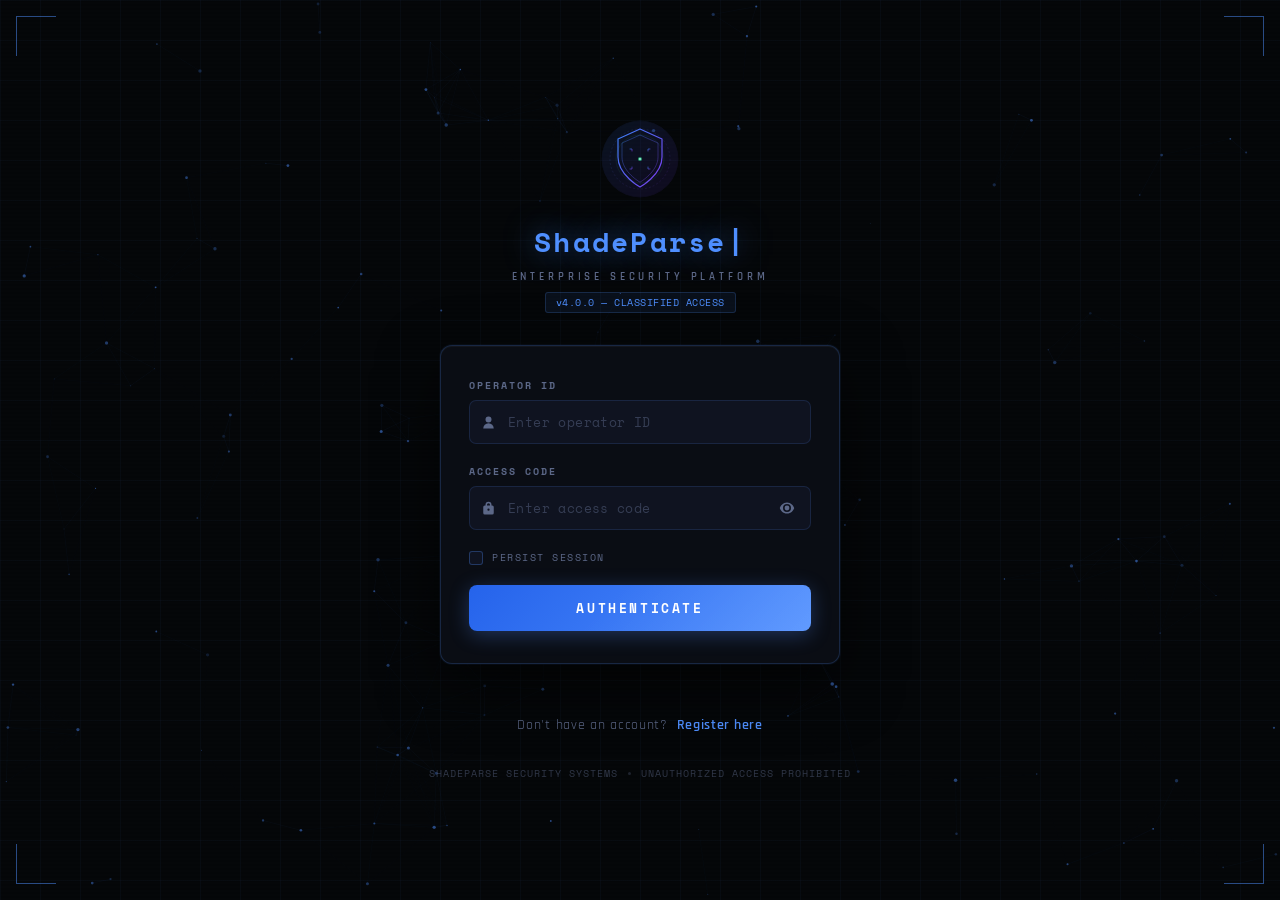
<file: index.html>
<!DOCTYPE html>
<html lang="en" data-theme="light">
<head>
  <meta charset="UTF-8" />
  <meta name="viewport" content="width=device-width, initial-scale=1.0" />
  <title>ShadeParse — Security Platform</title>
  <link rel="preconnect" href="https://fonts.googleapis.com" />
  <link href="https://fonts.googleapis.com/css2?family=Space+Mono:wght@400;700&family=Rajdhani:wght@400;500;600;700&display=swap" rel="stylesheet" />
  <link rel="stylesheet" href="css/style.css" />
  <link rel="stylesheet" href="css/themes.css" />
  <script>
    /* ── Runs SYNCHRONOUSLY before any paint — zero FOUC ── */
    (function() {
      var t = localStorage.getItem('sp_theme');
      /* If no saved theme, or saved value is somehow wrong, default to light */
      if (t !== 'dark' && t !== 'light') t = 'light';
      document.documentElement.setAttribute('data-theme', t);
    })();
  </script>
  <style>
    /* Body hidden until auth+theme ready — prevents flash on page load */
    html { visibility: hidden; }
    html.sp-visible { visibility: visible; }
    body { opacity: 0; transition: opacity .4s ease; will-change: opacity; }
    body.sp-ready { opacity: 1; }
  </style>
</head>
<body>

<!-- ══════════════════════════════════════
     SIDEBAR
══════════════════════════════════════ -->
<aside class="sidebar" id="sidebar">
  <div class="sb-logo">
    <div class="sb-logo-icon">
      <img src="shadeparse-logo.svg" alt="ShadeParse Logo" width="34" height="34"/>
    </div>
    <div class="sb-logo-text">ShadeParse</div>
    <div class="sb-logo-ver">v4.0</div>
  </div>

  <nav class="sb-nav">
    <div class="sb-group-label">OPERATIONS</div>
    <button class="sb-item active" data-view="scanner" onclick="switchView('scanner')">
      <svg viewBox="0 0 20 20"><path d="M10 2a8 8 0 1 0 0 16A8 8 0 0 0 10 2zM3 10a7 7 0 1 1 14 0 7 7 0 0 1-14 0z"/><path d="M10 6v4l3 3-1 1-3.5-3.5V6h1.5z"/></svg>
      Scanner
      <span class="sb-badge" id="sbScanBadge"></span>
    </button>
    <button class="sb-item" data-view="network" onclick="switchView('network')">
      <svg viewBox="0 0 20 20"><circle cx="10" cy="4" r="2"/><circle cx="4" cy="16" r="2"/><circle cx="16" cy="16" r="2"/><path d="M10 6v6M10 12l-4 2M10 12l4 2"/></svg>
      Network Recon
      <span class="sb-new">NEW</span>
    </button>
    <button class="sb-item" data-view="dashboard" onclick="switchView('dashboard')">
      <svg viewBox="0 0 20 20"><rect x="2" y="2" width="7" height="7" rx="1"/><rect x="11" y="2" width="7" height="7" rx="1"/><rect x="2" y="11" width="7" height="7" rx="1"/><rect x="11" y="11" width="7" height="7" rx="1"/></svg>
      Dashboard
    </button>
    <button class="sb-item" data-view="siem" onclick="switchView('siem')">
      <svg viewBox="0 0 20 20"><path d="M3 4h14v2H3zm0 5h14v2H3zm0 5h8v2H3z" fill="currentColor"/><circle cx="16" cy="14" r="3" fill="none" stroke="currentColor" stroke-width="1.5"/><path d="M18.5 16.5l1.5 1.5" stroke="currentColor" stroke-width="1.5" stroke-linecap="round"/></svg>
      SIEM
      <span class="sb-badge" id="sbSiemBadge" style="display:none"></span>
      <span class="sb-new">NEW</span>
    </button>

    <div class="sb-group-label">RESULTS</div>
    <button class="sb-item" data-view="findings" onclick="switchView('findings')">
      <svg viewBox="0 0 20 20"><path d="M9 2a7 7 0 1 0 5.2 11.8l3 3L18.6 15l-3-3A7 7 0 0 0 9 2zm0 2a5 5 0 1 1 0 10A5 5 0 0 1 9 4z"/></svg>
      Findings
      <span class="sb-badge" id="sbFindBadge" style="display:none"></span>
    </button>
    <button class="sb-item" data-view="export" onclick="switchView('export')">
      <svg viewBox="0 0 20 20"><path d="M10 2v10m0 0l-3-3m3 3l3-3M3 15h14v2H3z"/></svg>
      Export
    </button>
    <button class="sb-item" data-view="history" onclick="switchView('history')">
      <svg viewBox="0 0 20 20"><path d="M10 2a8 8 0 1 0 0 16A8 8 0 0 0 10 2zM3 10a7 7 0 1 1 14 0 7 7 0 0 1-14 0zm1 1h5.5l3.5 3.5-1 1L8.5 12H4v-1z"/></svg>
      History
    </button>

    <div class="sb-group-label">SYSTEM</div>
    <button class="sb-item" data-view="settings" onclick="switchView('settings')">
      <svg viewBox="0 0 20 20"><path d="M10 13a3 3 0 1 0 0-6 3 3 0 0 0 0 6zm7.2-2.1-.9-.5a6.9 6.9 0 0 0 0-1.8l.9-.5a1 1 0 0 0 .4-1.4l-1-1.7a1 1 0 0 0-1.4-.4l-.9.5a7 7 0 0 0-1.5-.9V4a1 1 0 0 0-1-1H9a1 1 0 0 0-1 1v1.1a7 7 0 0 0-1.5.9l-.9-.5a1 1 0 0 0-1.4.4L3.2 8a1 1 0 0 0 .4 1.4l.9.5a6.9 6.9 0 0 0 0 1.8l-.9.5A1 1 0 0 0 3.2 13l1 1.7a1 1 0 0 0 1.4.4l.9-.5a7 7 0 0 0 1.5.9V17a1 1 0 0 0 1 1h2a1 1 0 0 0 1-1v-1.1a7 7 0 0 0 1.5-.9l.9.5a1 1 0 0 0 1.4-.4l1-1.7a1 1 0 0 0-.4-1.5z"/></svg>
      Settings
    </button>
  </nav>

  <div class="sb-bottom">
    <div class="sb-user">
      <div class="sb-avatar" id="sbAvatar">G</div>
      <div class="sb-user-info">
        <div class="sb-username" id="sbUsername">getsethack</div>
        <div class="sb-role">Security Operator</div>
      </div>
    </div>
    <button class="sb-logout" onclick="spLogout()" title="Logout">
      <svg viewBox="0 0 20 20"><path d="M13 3h4v14h-4v-2h2V5h-2V3zm-2 10l-1.4-1.4L11 10H4V8h7L9.6 6.4 11 5l4 4-4 4z"/></svg>
    </button>
  </div>
</aside>
<!-- Sidebar drag-to-resize handle -->
<div class="sidebar-resizer" id="sidebarResizer"></div>

<!-- ══════════════════════════════════════
     MAIN AREA
══════════════════════════════════════ -->
<main class="main-area">

  <!-- ── TOP BAR ── -->
  <header class="topbar">
    <button class="sb-toggle" id="sbToggle" onclick="toggleSidebar()">
      <svg viewBox="0 0 20 20"><path d="M3 5h14M3 10h14M3 15h14" stroke="currentColor" stroke-width="1.5" stroke-linecap="round"/></svg>
    </button>

    <div class="topbar-breadcrumb">
      <span class="tb-app">ShadeParse</span>
      <span class="tb-sep">/</span>
      <span class="tb-page" id="tbPage">Scanner</span>
    </div>

    <div class="topbar-right">
      <div class="live-clock" id="liveClock">00:00:00</div>

      <div class="scan-status" id="scanStatus">Ready</div>

      <!-- Theme toggle -->
      <button class="theme-toggle" id="themeToggle" onclick="toggleTheme()" title="Toggle theme">
        <svg class="icon-dark" viewBox="0 0 20 20" style="display:none"><path d="M17.3 13.3A8 8 0 0 1 6.7 2.7 8 8 0 1 0 17.3 13.3z"/></svg>
        <svg class="icon-light" viewBox="0 0 20 20"><circle cx="10" cy="10" r="4"/><path d="M10 2v2M10 16v2M2 10h2M16 10h2M4.2 4.2l1.4 1.4M14.4 14.4l1.4 1.4M4.2 15.8l1.4-1.4M14.4 5.6l1.4-1.4" stroke="currentColor" stroke-width="1.5" stroke-linecap="round"/></svg>
      </button>

      <button class="header-run-btn" id="headerRunBtn" onclick="runCurrentScan()">
        <svg viewBox="0 0 20 20"><path d="M6 4l10 6-10 6V4z"/></svg>
        Scan
      </button>
    </div>
  </header>

  <!-- ── VIEWS ── -->
  <div class="view-area">

    <!-- ════════ DASHBOARD VIEW ════════ -->
    <section class="view" id="view-dashboard">
      <div class="view-header">
        <h1 class="view-title">Dashboard</h1>
        <p class="view-sub">Security operations overview</p>
      </div>

      <div class="dash-grid">
        <!-- Welcome card -->
        <div class="dash-card welcome-card">
          <div class="wc-left">
            <div class="wc-greeting" id="wcGreeting">Good morning</div>
            <div class="wc-name" id="wcName">Operator</div>
            <div class="wc-desc">Your security posture is being monitored. Run a scan to update your risk profile.</div>
          </div>
          <div class="wc-right">
            <div class="wc-threat-level">
              <div class="wtl-label">THREAT LEVEL</div>
              <div class="wtl-value" id="wtlValue">UNKNOWN</div>
              <div class="wtl-bar"><div class="wtl-fill" id="wtlFill"></div></div>
            </div>
          </div>
        </div>

        <!-- Stat cards -->
        <div class="dash-card stat-card">
          <div class="stat-icon critical-bg"><svg viewBox="0 0 20 20"><path d="M10 2l7.2 13H2.8L10 2zm0 5v4h1V7h-1zm0 6v1h1v-1h-1z" fill="currentColor"/></svg></div>
          <div class="stat-info">
            <div class="stat-val" id="dashCrit">0</div>
            <div class="stat-label">Critical Findings</div>
          </div>
        </div>

        <div class="dash-card stat-card">
          <div class="stat-icon high-bg"><svg viewBox="0 0 20 20"><circle cx="10" cy="10" r="8" fill="none" stroke="currentColor" stroke-width="1.5"/><path d="M10 6v5M10 14v1" stroke="currentColor" stroke-width="1.5" stroke-linecap="round"/></svg></div>
          <div class="stat-info">
            <div class="stat-val" id="dashHigh">0</div>
            <div class="stat-label">High Severity</div>
          </div>
        </div>

        <div class="dash-card stat-card">
          <div class="stat-icon info-bg"><svg viewBox="0 0 20 20"><path d="M10 2a8 8 0 1 0 0 16A8 8 0 0 0 10 2zm1 11H9v-5h2v5zm0-7H9V4h2v2z" fill="currentColor"/></svg></div>
          <div class="stat-info">
            <div class="stat-val" id="dashTotal">0</div>
            <div class="stat-label">Total Findings</div>
          </div>
        </div>

        <div class="dash-card stat-card">
          <div class="stat-icon ok-bg"><svg viewBox="0 0 20 20"><path d="M10 2a8 8 0 1 0 0 16A8 8 0 0 0 10 2zm-1 11l-4-4 1.4-1.4L9 10.2l4.6-4.6L15 7l-6 6z" fill="currentColor"/></svg></div>
          <div class="stat-info">
            <div class="stat-val" id="dashScans">0</div>
            <div class="stat-label">Scans Run</div>
          </div>
        </div>

        <!-- Risk chart -->
        <div class="dash-card risk-card">
          <div class="card-title">RISK SCORE</div>
          <div class="risk-display">
            <div class="risk-gauge" id="dashRiskGauge">
              <svg viewBox="0 0 120 80">
                <path d="M10 70 A50 50 0 0 1 110 70" fill="none" stroke="var(--border2)" stroke-width="8" stroke-linecap="round"/>
                <path id="dashRiskArc" d="M10 70 A50 50 0 0 1 110 70" fill="none" stroke="var(--accent)" stroke-width="8" stroke-linecap="round" stroke-dasharray="157" stroke-dashoffset="157" style="transition:stroke-dashoffset 1s ease, stroke .5s"/>
              </svg>
              <div class="gauge-val" id="dashRiskVal">--</div>
            </div>
            <div class="risk-labels">
              <span class="rl low">LOW</span>
              <span class="rl med">MED</span>
              <span class="rl high">HIGH</span>
              <span class="rl crit">CRIT</span>
            </div>
          </div>
        </div>

        <!-- Recent targets -->
        <div class="dash-card targets-card">
          <div class="card-title">RECENT TARGETS</div>
          <div class="targets-list" id="dashTargets">
            <div class="empty-state">No scans run yet.</div>
          </div>
        </div>

        <!-- Scan history table -->
        <div class="dash-card history-wide">
          <div class="card-title">SCAN HISTORY</div>
          <div class="history-table-wrap">
            <table class="history-table" id="dashHistoryTable">
              <thead><tr><th>TARGET</th><th>TYPE</th><th>FINDINGS</th><th>RISK</th><th>TIME</th></tr></thead>
              <tbody id="dashHistoryBody">
                <tr><td colspan="5" class="empty-cell">No scan history yet.</td></tr>
              </tbody>
            </table>
          </div>
        </div>
      </div>
    </section>

    <!-- ════════ SCANNER VIEW ════════ -->
    <section class="view active" id="view-scanner">
      <div class="view-header">
        <h1 class="view-title">Source Code Scanner</h1>
        <p class="view-sub">Paste or upload source code, bundles, and repositories for deep security analysis</p>
      </div>

      <div class="scanner-layout" id="scannerLayout" style="display:flex;gap:0;align-items:start;">
        <!-- Left: input + pipeline -->
        <div class="scanner-left" id="scannerLeft" style="flex:1 1 auto;min-width:280px;">
          <!-- Scan mode tabs -->
          <div class="scan-mode-tabs">
            <button class="smt active" data-mode="source" onclick="setScanMode('source')">Source Code</button>
            <button class="smt" data-mode="domain" onclick="setScanMode('domain')">Domain / URL</button>
            <button class="smt" data-mode="ip" onclick="setScanMode('ip')">IP Scan</button>
          </div>

          <!-- Source code panel -->
          <div class="input-panel" id="sourcePanel">
            <div class="input-toolbar">
              <span class="input-label">SOURCE CODE</span>
              <div class="input-actions">
                <div class="lang-tabs-wrap">
                  <span class="lang-tabs-label">LANG:</span>
                  <div class="lang-select-wrap">
                    <select id="langSelect" class="lang-select" onchange="setLangFromSelect(this)">
                      <option value="auto"       selected>⚡ Auto-Detect</option>
                      <optgroup label="Web">
                        <option value="js">JavaScript</option>
                        <option value="typescript">TypeScript</option>
                        <option value="php">PHP</option>
                        <option value="sql">SQL</option>
                        <option value="solidity">Solidity</option>
                      </optgroup>
                      <optgroup label="Backend">
                        <option value="python">Python</option>
                        <option value="java">Java</option>
                        <option value="go">Go</option>
                        <option value="ruby">Ruby</option>
                        <option value="csharp">C#</option>
                        <option value="kotlin">Kotlin</option>
                        <option value="swift">Swift</option>
                      </optgroup>
                      <optgroup label="Systems">
                        <option value="cpp">C / C++</option>
                        <option value="rust">Rust</option>
                        <option value="shell">Shell / Bash</option>
                      </optgroup>
                    </select>
                    <span class="lang-select-arrow">▾</span>
                  </div>
                </div>
                <button class="tb-btn" onclick="loadSample('xss')">XSS Sample</button>
                <button class="tb-btn" onclick="loadSample('secrets')">Secrets Sample</button>
                <button class="tb-btn" onclick="loadSample('supply')">Supply Chain Sample</button>
                <button class="tb-btn danger" onclick="clearInput()">Clear</button>
              </div>
            </div>

            <!-- Drop zone -->
            <div class="drop-zone" id="dropZone">
              <svg viewBox="0 0 48 48"><path d="M24 4v28m0-28l-9 9m9-9l9 9M6 36h36" stroke="currentColor" stroke-width="2" stroke-linecap="round" stroke-linejoin="round" fill="none"/></svg>
              <span>Drop file here or click to upload</span>
              <input type="file" id="fileInput" accept=".js,.ts,.jsx,.tsx,.html,.css,.json,.txt,.py,.php,.rb,.go,.java,.cs" />
            </div>

            <textarea class="code-input" id="codeInput" placeholder="Paste JavaScript, TypeScript, HTML, or any source code here...&#10;&#10;Supports: JS bundles, React apps, Node.js, Python, PHP, Go, Java...&#10;&#10;Or drop a file above. Keyboard: Ctrl+Enter to scan." spellcheck="false"></textarea>
          </div>

          <!-- Domain scan panel -->
          <div class="input-panel" id="domainPanel" style="display:none">
            <div class="input-toolbar">
              <span class="input-label">TARGET</span>
            </div>
            <div class="target-input-wrap">
              <div class="target-examples">
                <span class="te-label">Examples:</span>
                <button class="te-btn" onclick="setTarget('example.com')">example.com</button>
                <button class="te-btn" onclick="setTarget('https://github.com')">https://github.com</button>
                <button class="te-btn" onclick="setTarget('shop.target.org')">shop.target.org</button>
              </div>
              <div class="target-field">
                <input type="text" id="targetInput" class="target-input" placeholder="domain.com or https://target.com" spellcheck="false" />
                <button class="target-scan-btn" id="targetScanBtn" onclick="runNetworkScan()">
                  <svg viewBox="0 0 20 20"><path d="M6 4l10 6-10 6V4z" fill="currentColor"/></svg>
                  SCAN TARGET
                </button>
              </div>
              <div class="scan-modules-row">
                <span class="sm-label">MODULES:</span>
                <label class="sm-check"><input type="checkbox" id="modDns" checked /> DNS</label>
                <label class="sm-check"><input type="checkbox" id="modHeaders" checked /> Headers</label>
                <label class="sm-check"><input type="checkbox" id="modSsl" checked /> SSL/TLS</label>
                <label class="sm-check"><input type="checkbox" id="modPorts" checked /> Ports</label>
                <label class="sm-check"><input type="checkbox" id="modWhois" checked /> WHOIS</label>
                <label class="sm-check"><input type="checkbox" id="modSubdomains" checked /> Subdomains</label>
                <label class="sm-check"><input type="checkbox" id="modTech" checked /> Tech Stack</label>
                <label class="sm-check"><input type="checkbox" id="modFiles" checked /> Sensitive Files</label>
              </div>
            </div>
          </div>

          <!-- IP scan panel -->
          <div class="input-panel" id="ipPanel" style="display:none">
            <div class="input-toolbar">
              <span class="input-label">IP ADDRESS</span>
            </div>
            <div class="target-input-wrap">
              <div class="target-examples">
                <span class="te-label">Examples:</span>
                <button class="te-btn" onclick="setIpTarget('1.1.1.1')">1.1.1.1</button>
                <button class="te-btn" onclick="setIpTarget('8.8.8.8')">8.8.8.8</button>
                <button class="te-btn" onclick="setIpTarget('192.168.1.1')">192.168.1.1</button>
              </div>
              <div class="target-field">
                <input type="text" id="ipTargetInput" class="target-input" placeholder="x.x.x.x" spellcheck="false" />
                <button class="target-scan-btn" id="ipScanBtn" onclick="runIpScan()">
                  <svg viewBox="0 0 20 20"><path d="M6 4l10 6-10 6V4z" fill="currentColor"/></svg>
                  SCAN IP
                </button>
              </div>
            </div>
          </div>

          <!-- Pipeline -->
          <div class="pipeline-wrap">
            <div class="pipe-header">
              <span>PIPELINE</span>
              <div class="pipe-progress">
                <div class="prog-track"><div class="prog-fill" id="progFill"></div></div>
                <span class="prog-label" id="progLabel">Idle</span>
              </div>
            </div>
            <div class="pipe-list" id="pipeList"></div>
          </div>

          <div class="scan-actions">
            <button class="run-btn" id="runBtn" onclick="runCurrentScan()">
              <svg viewBox="0 0 20 20"><path d="M6 4l10 6-10 6V4z" fill="currentColor"/></svg>
              Run Scan
            </button>
            <button class="action-btn" onclick="setBaseline()">Set Baseline</button>
            <div class="diff-banner" id="diffBanner"></div>
          </div>
        </div>

        <!-- Right: metrics + log -->
        <!-- Drag splitter -->
        <div class="scanner-splitter" id="scannerSplitter"></div>
        <div class="scanner-right" id="scannerRight" style="flex:0 0 300px;min-width:220px;">
          <div class="metrics-row">
            <div class="metric-card">
              <div class="mc-val" id="mTotal">--</div>
              <div class="mc-label">Total</div>
            </div>
            <div class="metric-card critical">
              <div class="mc-val" id="mCrit">--</div>
              <div class="mc-label">Critical</div>
            </div>
            <div class="metric-card high">
              <div class="mc-val" id="mHigh">--</div>
              <div class="mc-label">High</div>
            </div>
            <div class="metric-card mods">
              <div class="mc-val" id="mMods">--</div>
              <div class="mc-label">Types</div>
            </div>
          </div>

          <!-- Risk score -->
          <div class="risk-wrap" id="riskWrap" style="display:none">
            <div class="risk-label">RISK SCORE</div>
            <div class="risk-track"><div class="risk-fill" id="riskFill"></div></div>
            <div class="risk-val" id="riskVal">0 / 100</div>
          </div>

          <!-- Severity pills -->
          <div class="sev-pills" id="sevPills"></div>

          <!-- Audit log -->
          <div class="log-panel">
            <div class="log-header">
              <span>AUDIT LOG</span>
              <span class="log-count" id="logCount">0 events</span>
            </div>
            <div class="log-scroll" id="logScrl"></div>
          </div>
        </div>
      </div>

      <!-- Findings area -->
      <div class="findings-area" id="findingsArea"></div>
    </section>

    <!-- ════════ NETWORK VIEW ════════ -->
    <section class="view" id="view-network">
      <div class="view-header">
        <h1 class="view-title">Network Recon</h1>
        <p class="view-sub">Domain intelligence, SSL analysis, header inspection, and port reconnaissance</p>
      </div>

      <div class="network-results" id="networkResults">
        <div class="nr-placeholder">
          <svg viewBox="0 0 64 64" fill="none"><circle cx="32" cy="32" r="28" stroke="var(--border2)" stroke-width="1.5"/><circle cx="32" cy="32" r="16" stroke="var(--border2)" stroke-width="1.5"/><circle cx="32" cy="32" r="4" fill="var(--border2)"/><path d="M32 4v56M4 32h56M10 14l44 36M10 50l44-36" stroke="var(--border2)" stroke-width="1"/></svg>
          <div>Run a Domain or IP scan to see network intelligence results.</div>
          <button class="action-btn-sm" onclick="switchView('scanner'); setScanMode('domain')">Start Domain Scan</button>
        </div>
      </div>
    </section>

    <!-- ════════ FINDINGS VIEW ════════ -->
    <section class="view" id="view-findings">
      <div class="view-header">
        <h1 class="view-title">Findings</h1>
        <p class="view-sub">Detailed security analysis results</p>
      </div>
      <div class="findings-filter-bar">
        <select class="filter-sel" id="findingsFilter" onchange="filterFindings()">
          <option value="all">All Severity</option>
          <option value="critical">Critical</option>
          <option value="high">High</option>
          <option value="medium">Medium</option>
          <option value="low">Low</option>
        </select>
        <select class="filter-sel" id="findingsTypeFilter" onchange="filterFindings()">
          <option value="all">All Types</option>
          <option value="SECRET">Secrets</option>
          <option value="CRED">Credentials</option>
          <option value="XSS">XSS / SSTI</option>
          <option value="INJECT">Injection</option>
          <option value="ENDPOINT">Endpoints</option>
          <option value="CRYPTO">Weak Crypto</option>
          <option value="PROTO">Prototype Pollution</option>
          <option value="SUPPLY">Supply Chain</option>
          <option value="LOGIC">Logic Flaws</option>
          <option value="CONFIG">Config</option>
          <option value="STORAGE">Insecure Storage</option>
          <option value="DESERIAL">Deserialization</option>
          <option value="PATH">Path Traversal</option>
          <option value="SSRF">SSRF</option>
          <option value="NETWORK">Network</option>
        </select>
        <input type="text" class="filter-search" id="findingsSearch" placeholder="Search findings..." oninput="filterFindings()" />
        <span class="findings-count" id="findingsCount">0 findings</span>
      </div>
      <div class="findings-list-wrap" id="findingsListWrap">
        <div class="nr-placeholder">Run a scan to see findings here.</div>
      </div>
    </section>

    <!-- ════════ EXPORT VIEW ════════ -->
    <section class="view" id="view-export">
      <div class="view-header">
        <h1 class="view-title">Export Reports</h1>
        <p class="view-sub">Download findings in multiple formats</p>
      </div>
      <div class="export-grid">
        <div class="export-card">
          <div class="ec-icon json-icon">{ }</div>
          <div class="ec-info">
            <div class="ec-title">JSON Report</div>
            <div class="ec-desc">Full findings with all metadata, snippets, and remediation hints.</div>
          </div>
          <button class="ec-btn" onclick="exportJSON(APP.state)">Download JSON</button>
        </div>
        <div class="export-card">
          <div class="ec-icon csv-icon">CSV</div>
          <div class="ec-info">
            <div class="ec-title">CSV Report</div>
            <div class="ec-desc">Spreadsheet-compatible findings list for ticket systems and reporting.</div>
          </div>
          <button class="ec-btn" onclick="exportCSV(APP.state)">Download CSV</button>
        </div>
        <div class="export-card">
          <div class="ec-icon sarif-icon">SARIF</div>
          <div class="ec-info">
            <div class="ec-title">SARIF 2.1.0</div>
            <div class="ec-desc">Static Analysis Results Interchange Format for CI/CD integration.</div>
          </div>
          <button class="ec-btn" onclick="downloadSarif()">Download SARIF</button>
        </div>
      </div>
      <div class="sarif-preview">
        <div class="sarif-header">
          <span>SARIF PREVIEW</span>
          <button class="tb-btn" onclick="copySarif()">Copy</button>
        </div>
        <pre class="sarif-pre" id="sarifPre">Run a scan to generate SARIF output.</pre>
      </div>
    </section>

    <!-- ════════ HISTORY VIEW ════════ -->
    <section class="view" id="view-history">
      <div class="view-header">
        <h1 class="view-title">Scan History</h1>
        <p class="view-sub">Previous scan results and trends</p>
      </div>
      <div class="history-full">
        <table class="history-table full" id="historyTable">
          <thead><tr><th>TARGET</th><th>TYPE</th><th>FINDINGS</th><th>CRITICAL</th><th>HIGH</th><th>RISK</th><th>DATE</th><th>TIME</th></tr></thead>
          <tbody id="historyBody">
            <tr><td colspan="8" class="empty-cell">No scan history yet. Run a scan to build history.</td></tr>
          </tbody>
        </table>
        <div class="history-actions" id="historyActions" style="display:none">
          <button class="action-btn danger" onclick="clearHistory()">Clear History</button>
        </div>
      </div>
    </section>

    <!-- ════════ SETTINGS VIEW ════════ -->
    <section class="view" id="view-settings">
      <div class="view-header">
        <h1 class="view-title">Settings</h1>
        <p class="view-sub">Configure scanner modules and preferences</p>
      </div>
      <div class="settings-grid">
        <div class="settings-section">
          <div class="ss-title">SCAN MODULES</div>
          <div class="ss-body">
            <label class="toggle-row"><span>Secrets Detection</span><div class="toggle" id="togSecrets" data-key="secrets" onclick="toggleModule(this)"><div class="toggle-knob"></div></div></label>
            <label class="toggle-row"><span>XSS / Taint Analysis</span><div class="toggle" id="togXss" data-key="xss" onclick="toggleModule(this)"><div class="toggle-knob"></div></div></label>
            <label class="toggle-row"><span>Endpoint Finder</span><div class="toggle" id="togEndpoints" data-key="endpoints" onclick="toggleModule(this)"><div class="toggle-knob"></div></div></label>
            <label class="toggle-row"><span>Prototype Pollution</span><div class="toggle" id="togProto" data-key="proto" onclick="toggleModule(this)"><div class="toggle-knob"></div></div></label>
            <label class="toggle-row"><span>Weak Cryptography</span><div class="toggle" id="togCrypto" data-key="crypto" onclick="toggleModule(this)"><div class="toggle-knob"></div></div></label>
            <label class="toggle-row"><span>Supply Chain Analysis</span><div class="toggle" id="togSupply" data-key="supply" onclick="toggleModule(this)"><div class="toggle-knob"></div></div></label>
            <label class="toggle-row"><span>Logic Flaw Detection</span><div class="toggle" id="togLogic" data-key="logic" onclick="toggleModule(this)"><div class="toggle-knob"></div></div></label>
            <label class="toggle-row"><span>Config Analysis</span><div class="toggle" id="togConfig" data-key="config" onclick="toggleModule(this)"><div class="toggle-knob"></div></div></label>
            <label class="toggle-row"><span>AI Remediation Hints</span><div class="toggle" id="togAI" data-key="aiRemediation" onclick="toggleModule(this)"><div class="toggle-knob"></div></div></label>
          </div>
        </div>
        <div class="settings-section">
          <div class="ss-title">PREFERENCES</div>
          <div class="ss-body">
            <label class="toggle-row"><span>Sound Effects</span><div class="toggle" id="togSound" data-key="sound" onclick="togglePref(this)"><div class="toggle-knob"></div></div></label>
            <label class="toggle-row"><span>Toast Notifications</span><div class="toggle on" id="togToasts" data-key="toasts" onclick="togglePref(this)"><div class="toggle-knob"></div></div></label>
            <div class="settings-info">
              <div class="si-label">Snippet Length</div>
              <input type="range" min="60" max="300" value="120" class="range-input" id="snipRange" oninput="updateSnipLen(this.value)" />
              <div class="si-val" id="snipVal">120 chars</div>
            </div>
          </div>
        </div>
        <div class="settings-section">
          <div class="ss-title">KEYBOARD SHORTCUTS</div>
          <div class="ss-body shortcuts-list">
            <div class="shortcut"><kbd>Ctrl</kbd>+<kbd>Enter</kbd><span>Run scan</span></div>
            <div class="shortcut"><kbd>Ctrl</kbd>+<kbd>K</kbd><span>Clear input</span></div>
            <div class="shortcut"><kbd>Ctrl</kbd>+<kbd>1</kbd><span>Source mode</span></div>
            <div class="shortcut"><kbd>Ctrl</kbd>+<kbd>2</kbd><span>Domain mode</span></div>
            <div class="shortcut"><kbd>Ctrl</kbd>+<kbd>3</kbd><span>IP mode</span></div>
            <div class="shortcut"><kbd>Ctrl</kbd>+<kbd>D</kbd><span>Dashboard</span></div>
            <div class="shortcut"><kbd>Ctrl</kbd>+<kbd>E</kbd><span>Export</span></div>
          </div>
        </div>
      </div>
    </section>

    <!-- ════════ SIEM VIEW ════════ -->
    <section class="view" id="view-siem">
      <div class="view-header siem-view-header">
        <!-- Row 1: SIEM title on left, subtitle on right -->
        <div class="siem-title-row">
          <h1 class="view-title">SIEM</h1>
          <p class="view-sub siem-sub-right">Log ingestion, behavioral analysis, and threat correlation</p>
        </div>
        <!-- Row 2: Full-width search bar below title row -->
        <div class="siem-header-search" id="siemLogSearchBar">
          <div class="siem-logsearch-input-wrap">
            <span class="siem-logsearch-icon">⌕</span>
            <input
              type="text"
              id="siemLogSearchInput"
              class="siem-logsearch-input"
              placeholder='KQL + glob/regex: ip:10.0.0.*  path:/ad*.js  ua:/sqlmap|nikto/  status:>=400  -200  "GET /api"'
              autocomplete="off"
              oninput="siemLogSearchApply()"
              onkeydown="siemLogSearchNav(event)"
            />
            <span class="siem-logsearch-count" id="siemLogSearchCount"></span>
            <button class="siem-logsearch-nav" id="siemLogNavUp"   onclick="siemLogSearchStep(-1)" title="Previous match">▲</button>
            <button class="siem-logsearch-nav" id="siemLogNavDown" onclick="siemLogSearchStep(1)"  title="Next match">▼</button>
            <button class="siem-logsearch-clear" onclick="siemLogSearchClear()" title="Clear">✕</button>
          </div>
          <!-- Absolutely positioned dropdown — never pushes layout -->
          <div id="siemLogMatchViewer" class="siem-logmatch-viewer" style="display:none;"></div>
        </div>
      </div>

      <!-- ── Top layout: left (input + pipeline) / right (audit log) ── -->
      <div class="scanner-layout" style="display:flex;gap:0;align-items:start;">

        <!-- ── LEFT PANEL ── -->
        <div class="scanner-left" style="flex:1 1 auto;min-width:280px;">

          <!-- Log Input -->
          <div class="input-panel">
            <div class="input-toolbar">
              <span class="input-label">LOG INPUT</span>
              <div class="input-actions">
                <select id="siemLogFormat" class="lang-select" style="width:auto">
                  <option value="auto">⚡ Auto-Detect</option>
                  <option value="log">Plain / .log</option>
                  <option value="json">JSON Array</option>
                  <option value="jsonl">JSONL</option>
                  <option value="csv">CSV</option>
                </select>
                <button class="tb-btn" onclick="siemLoadSample()">Load Sample</button>
                <button class="tb-btn danger" onclick="document.getElementById('siemLogPaste').value='';siemLogSearchClear();">Clear</button>
              </div>
            </div>

            <!-- Drop zone -->
            <div class="drop-zone" id="siemDropZone">
              <svg viewBox="0 0 48 48"><path d="M24 4v28m0-28l-9 9m9-9l9 9M6 36h36" stroke="currentColor" stroke-width="2" stroke-linecap="round" stroke-linejoin="round" fill="none"/></svg>
              <span>Drop .log / .json / .csv or click to upload</span>
              <span id="siemFileName" style="display:none;font-weight:700;color:var(--accent);margin-left:8px"></span>
              <input type="file" id="siemFileInput" accept=".log,.json,.jsonl,.csv,.txt"
                     onchange="siemShowFileName(this.files[0]&&this.files[0].name||'')">
            </div>

            <textarea class="code-input" id="siemLogPaste"
              placeholder="Paste raw log lines, JSON log arrays, or CSV data here...&#10;&#10;Supports: Apache/Nginx access logs, custom app logs, JSON structured logs, CSV exports&#10;&#10;Or drop a file above."
              spellcheck="false" style="height:180px;margin-top:6px;" oninput="siemLogSearchApply()"></textarea>

          </div>

          <!-- ── SYSTEM LOG FORWARDING PANEL ── -->
          <div class="siem-forward-panel" id="siemForwardPanel">
            <div class="siem-forward-header" onclick="siemToggleForward()">
              <span class="siem-forward-icon">⇌</span>
              <span class="siem-forward-title">SYSTEM LOG FORWARDING</span>
              <span class="siem-forward-badge" id="siemForwardBadge">INACTIVE</span>
              <span class="siem-forward-chevron" id="siemForwardChevron">▼</span>
            </div>
            <div class="siem-forward-body" id="siemForwardBody" style="display:none;">
              <!-- Source type tabs -->
              <div class="siem-forward-tabs">
                <button class="siem-ftab active" data-src="file" onclick="siemForwardTab(this,'file')">📄 File / Path</button>
                <button class="siem-ftab" data-src="syslog" onclick="siemForwardTab(this,'syslog')">🖧 Syslog UDP</button>
                <button class="siem-ftab" data-src="journal" onclick="siemForwardTab(this,'journal')">📋 Journald</button>
                <button class="siem-ftab" data-src="custom" onclick="siemForwardTab(this,'custom')">⚙ Custom</button>
              </div>

              <!-- FILE source -->
              <div class="siem-fsrc" id="siemFSrc-file">
                <div class="siem-forward-row">
                  <label class="siem-flabel">Log File Path</label>
                  <input type="text" class="siem-finput" id="siemFwdFilePath" placeholder="/var/log/nginx/access.log  or  C:\Windows\System32\winevt\Logs\Security.evtx" />
                </div>
                <div class="siem-forward-row">
                  <label class="siem-flabel">Tail Mode</label>
                  <select class="siem-fselect" id="siemFwdFileTail">
                    <option value="tail">Tail — follow new lines</option>
                    <option value="full">Full file — one-shot import</option>
                  </select>
                </div>
                <div class="siem-forward-hint">The backend agent watches the file and forwards new lines in real time. Supports .log, .txt, .json, .jsonl, Windows Event Log (.evtx).</div>
              </div>

              <!-- SYSLOG source -->
              <div class="siem-fsrc" id="siemFSrc-syslog" style="display:none;">
                <div class="siem-forward-row">
                  <label class="siem-flabel">Listen Address</label>
                  <input type="text" class="siem-finput" id="siemFwdSyslogAddr" placeholder="0.0.0.0" />
                </div>
                <div class="siem-forward-row">
                  <label class="siem-flabel">UDP Port</label>
                  <input type="number" class="siem-finput" id="siemFwdSyslogPort" placeholder="514" value="514" style="width:90px;" />
                </div>
                <div class="siem-forward-hint">Point your routers, firewalls, or network devices to this address. RFC-3164 / RFC-5424 syslog format supported.</div>
              </div>

              <!-- JOURNALD source -->
              <div class="siem-fsrc" id="siemFSrc-journal" style="display:none;">
                <div class="siem-forward-row">
                  <label class="siem-flabel">Unit Filter</label>
                  <input type="text" class="siem-finput" id="siemFwdJournalUnit" placeholder="nginx, sshd, docker  —  leave blank for all" />
                </div>
                <div class="siem-forward-row">
                  <label class="siem-flabel">Min Priority</label>
                  <select class="siem-fselect" id="siemFwdJournalPrio">
                    <option value="0">Emergency (0)</option>
                    <option value="3">Error+ (3)</option>
                    <option value="4">Warning+ (4)</option>
                    <option value="6" selected>Info+ (6)</option>
                    <option value="7">Debug (7)</option>
                  </select>
                </div>
                <div class="siem-forward-hint">Streams systemd journal on Linux directly into the SIEM pipeline via <code style="background:var(--surface2);padding:1px 4px;border-radius:3px;">journalctl -f</code>.</div>
              </div>

              <!-- CUSTOM source -->
              <div class="siem-fsrc" id="siemFSrc-custom" style="display:none;">
                <div class="siem-forward-row">
                  <label class="siem-flabel">Webhook URL</label>
                  <input type="text" class="siem-finput" id="siemFwdCustomUrl" placeholder="http://your-log-shipper:8888/api/forward" />
                </div>
                <div class="siem-forward-row">
                  <label class="siem-flabel">Auth Token</label>
                  <input type="password" class="siem-finput" id="siemFwdCustomToken" placeholder="Bearer token or API key" />
                </div>
                <div class="siem-forward-hint">POST log lines to this ShadeParse endpoint from Logstash, Fluentd, Vector, or any custom log shipper.</div>
              </div>

              <!-- Action row -->
              <div class="siem-forward-actions">
                <button class="run-btn" style="font-size:11px;padding:6px 16px;" id="siemFwdStartBtn" onclick="siemForwardStart()">▶ Connect Source</button>
                <button class="action-btn" id="siemFwdStopBtn" onclick="siemForwardStop()" style="display:none;">■ Disconnect</button>
                <button class="action-btn" onclick="siemForwardTest()">⚡ Ping / Test</button>
                <span class="siem-fwd-status" id="siemFwdStatus"></span>
              </div>

              <!-- Config snippet -->
              <div class="siem-forward-snippet" id="siemFwdSnippet" style="display:none;">
                <div class="siem-flabel" style="margin-bottom:4px;">▸ One-liner to forward from your server:</div>
                <pre class="siem-fwd-code" id="siemFwdCode"></pre>
              </div>
            </div>
          </div>

          <!-- Pipeline visualization -->
          <div class="pipeline-wrap">
            <div class="pipe-header">
              <span>SIEM PIPELINE</span>
              <div class="pipe-progress">
                <div class="prog-track"><div class="prog-fill" id="siemProgFill"></div></div>
                <span class="prog-label" id="siemProgLabel">Idle</span>
              </div>
            </div>
            <div class="pipe-list" id="siemPipeList"></div>
          </div>

          <!-- Stage counters (shown after analysis) -->
          <div id="siemStageCounts" class="siem-stage-counts" style="display:flex;gap:8px;flex-wrap:wrap;margin-top:12px"></div>

          <div class="scan-actions">
            <button class="run-btn" id="siemRunBtn" onclick="siemRunAnalysis()">
              <svg viewBox="0 0 20 20"><path d="M6 4l10 6-10 6V4z" fill="currentColor"/></svg>
              Run Analysis
            </button>
            <button class="action-btn" onclick="siemExportJSON()">Export JSON</button>
            <button class="action-btn" onclick="siemClearResults()">Clear</button>
          </div>
        </div>

        <!-- ── Splitter ── -->
        <div class="scanner-splitter"></div>

        <!-- ── RIGHT PANEL — audit log ── -->
        <div class="scanner-right" style="flex:0 0 260px;min-width:200px;">
          <div class="log-panel" style="height:420px">
            <div class="log-header">
              <span>SIEM AUDIT LOG</span>
            </div>
            <div class="log-scroll" id="siemAuditLog"></div>
          </div>
        </div>
      </div>

      <!-- ── RESULTS PANEL ── -->
      <div id="siemResultsPanel" style="display:none;margin-top:20px">

        <!-- Severity counters row -->
        <div class="siem-section-title">SEVERITY OVERVIEW</div>
        <div id="siemSevCounters" class="siem-sev-row"></div>

        <!-- Alerts table -->
        <div class="siem-section-title" style="margin-top:20px">
          DETECTED THREATS
          <span class="siem-section-hint">Click a row to expand evidence</span>
        </div>

        <!-- ELK-style search rule bar -->
        <div class="siem-search-bar" id="siemSearchBar">
          <div class="siem-search-input-wrap">
            <span class="siem-search-icon">⌕</span>
            <input
              type="text"
              id="siemSearchInput"
              class="siem-search-input"
              placeholder='Search alerts… e.g. severity:HIGH  ip:10.0.0  type:SQLi  score:>70'
              autocomplete="off"
              oninput="siemApplySearch()"
            />
            <button class="siem-search-clear" id="siemSearchClear" onclick="siemClearSearch()" title="Clear search">✕</button>
          </div>

          <!-- Active filter chips -->
          <div class="siem-filter-chips" id="siemFilterChips"></div>

          <!-- Quick-filter severity buttons -->
          <div class="siem-quick-filters" id="siemQuickFilters">
            <span class="siem-qf-label">Quick filter:</span>
            <button class="siem-qf-btn" data-field="severity" data-val="CRITICAL" onclick="siemQuickFilter(this)">⛔ CRITICAL</button>
            <button class="siem-qf-btn" data-field="severity" data-val="HIGH"     onclick="siemQuickFilter(this)">🔴 HIGH</button>
            <button class="siem-qf-btn" data-field="severity" data-val="MEDIUM"   onclick="siemQuickFilter(this)">🟡 MEDIUM</button>
            <button class="siem-qf-btn" data-field="severity" data-val="LOW"      onclick="siemQuickFilter(this)">🟢 LOW</button>
            <button class="siem-qf-btn" data-field="type"     data-val="SQL"      onclick="siemQuickFilter(this)">SQL Injection</button>
            <button class="siem-qf-btn" data-field="type"     data-val="XSS"      onclick="siemQuickFilter(this)">XSS</button>
            <button class="siem-qf-btn" data-field="type"     data-val="Brute"    onclick="siemQuickFilter(this)">Brute Force</button>
            <button class="siem-qf-btn siem-qf-score" data-field="score" data-val="75" onclick="siemQuickFilter(this)">Score ≥ 75</button>
          </div>

          <div class="siem-search-hint" id="siemSearchHint"></div>
        </div>

        <div class="siem-table-wrap">
          <table class="siem-alerts-table">
            <thead>
              <tr>
                <th>Severity</th>
                <th>Attack Type</th>
                <th>Source IP</th>
                <th>Timestamp</th>
                <th>Endpoint</th>
                <th>Risk Score</th>
              </tr>
            </thead>
            <tbody id="siemAlertsBody"></tbody>
          </table>
          <div id="siemAlertsEmpty" class="siem-empty-msg" style="display:none">
            No alerts detected — logs appear clean.
          </div>
        </div>

        <!-- Timeline -->
        <div class="siem-section-title" style="margin-top:20px">IP ACTIVITY TIMELINE</div>
        <div id="siemTimeline" class="siem-timeline-wrap"></div>
      </div>

      <!-- ── LIVE MONITOR PANEL ──────────────────────────────────────────── -->
      <div class="siem-live-panel" id="siemLivePanel">
        <div class="siem-live-header">
          <div class="siem-live-title-row">
            <span class="siem-live-dot" id="siemLiveDot"></span>
            <span class="siem-live-title">LIVE LOG MONITOR</span>
            <span class="siem-live-badge" id="siemLiveBadge">OFFLINE</span>
          </div>
          <div class="siem-live-controls">
            <button class="siem-live-btn siem-live-connect" id="siemLiveConnectBtn" onclick="siemLiveConnect()">Connect Stream</button>
            <button class="siem-live-btn" id="siemLiveResetBtn" onclick="siemLiveReset()" style="display:none">Reset Session</button>
          </div>
        </div>

        <!-- Stats row -->
        <div class="siem-live-stats" id="siemLiveStats">
          <div class="siem-live-stat"><div class="siem-live-stat-val" id="siemLiveLines">0</div><div class="siem-live-stat-lbl">Lines Ingested</div></div>
          <div class="siem-live-stat"><div class="siem-live-stat-val" id="siemLiveAlerts">0</div><div class="siem-live-stat-lbl">Alerts Fired</div></div>
          <div class="siem-live-stat"><div class="siem-live-stat-val siem-live-crit" id="siemLiveCrit">0</div><div class="siem-live-stat-lbl">Critical</div></div>
          <div class="siem-live-stat"><div class="siem-live-stat-val siem-live-high" id="siemLiveHigh">0</div><div class="siem-live-stat-lbl">High</div></div>
          <div class="siem-live-stat"><div class="siem-live-stat-val" id="siemLiveIPs">0</div><div class="siem-live-stat-lbl">Active IPs</div></div>
        </div>

        <!-- Log ingest input -->
        <div class="siem-live-ingest" id="siemLiveIngest" style="display:none">
          <div class="siem-section-title" style="margin:0 0 8px">PUSH LOG LINES</div>
          <div class="siem-live-ingest-row">
            <textarea
              id="siemLiveInput"
              class="siem-live-textarea"
              placeholder="Paste a log line (or multiple lines) and press Send — or simulate a stream with the generator below"
              rows="3"
            ></textarea>
            <button class="run-btn" style="align-self:flex-end;white-space:nowrap" onclick="siemLiveSend()">Send →</button>
          </div>

          <!-- Simulate button -->
          <div class="siem-live-sim-row">
            <button class="siem-live-btn" id="siemLiveSimBtn" onclick="siemLiveToggleSim()">▶ Start Simulator</button>
            <select id="siemLiveSimSpeed" class="lang-select" style="width:auto;font-size:10px">
              <option value="800">Normal (0.8 s)</option>
              <option value="300">Fast (0.3 s)</option>
              <option value="100">Stress (0.1 s)</option>
            </select>
            <span class="siem-live-sim-hint">Streams realistic attack logs automatically</span>
          </div>
        </div>

        <!-- Live alert feed -->
        <div class="siem-live-feed-wrap" id="siemLiveFeedWrap" style="display:none">
          <div class="siem-section-title" style="margin:12px 0 6px">LIVE ALERT FEED</div>
          <div class="siem-live-feed" id="siemLiveFeed">
            <div class="siem-live-feed-empty">Waiting for events…</div>
          </div>
        </div>
      </div>

    </section>

  </div><!-- end view-area -->

</main>

<!-- Toast container -->
<div class="toast-container" id="toastContainer"></div>

<!-- Scripts: order matters -->
<script src="js/utils.js"></script>
<script src="js/state.js"></script>
<script src="js/auth.js"></script>
<script src="js/detectors.js"></script>
<script src="js/audits/js_audit.js"></script>
<script src="js/audits/python_audit.js"></script>
<script src="js/audits/php_audit.js"></script>
<script src="js/audits/java_audit.js"></script>
<script src="js/audits/go_audit.js"></script>
<script src="js/audits/ruby_audit.js"></script>
<script src="js/audits/cpp_audit.js"></script>
<script src="js/audits/csharp_audit.js"></script>
<script src="js/audits/rust_audit.js"></script>
<script src="js/audits/shell_audit.js"></script>
<script src="js/audits/kotlin_audit.js"></script>
<script src="js/audits/swift_audit.js"></script>
<script src="js/audits/sql_audit.js"></script>
<script src="js/samples.js"></script>
<script src="js/scanner.js"></script>
<script src="js/network.js"></script>
<script src="js/lang-audit.js"></script>
<script src="js/ui.js"></script>
<script src="js/export.js"></script>
<script src="js/siem.js"></script>
<script src="js/app.js"></script>
</body>
</html>
</file>
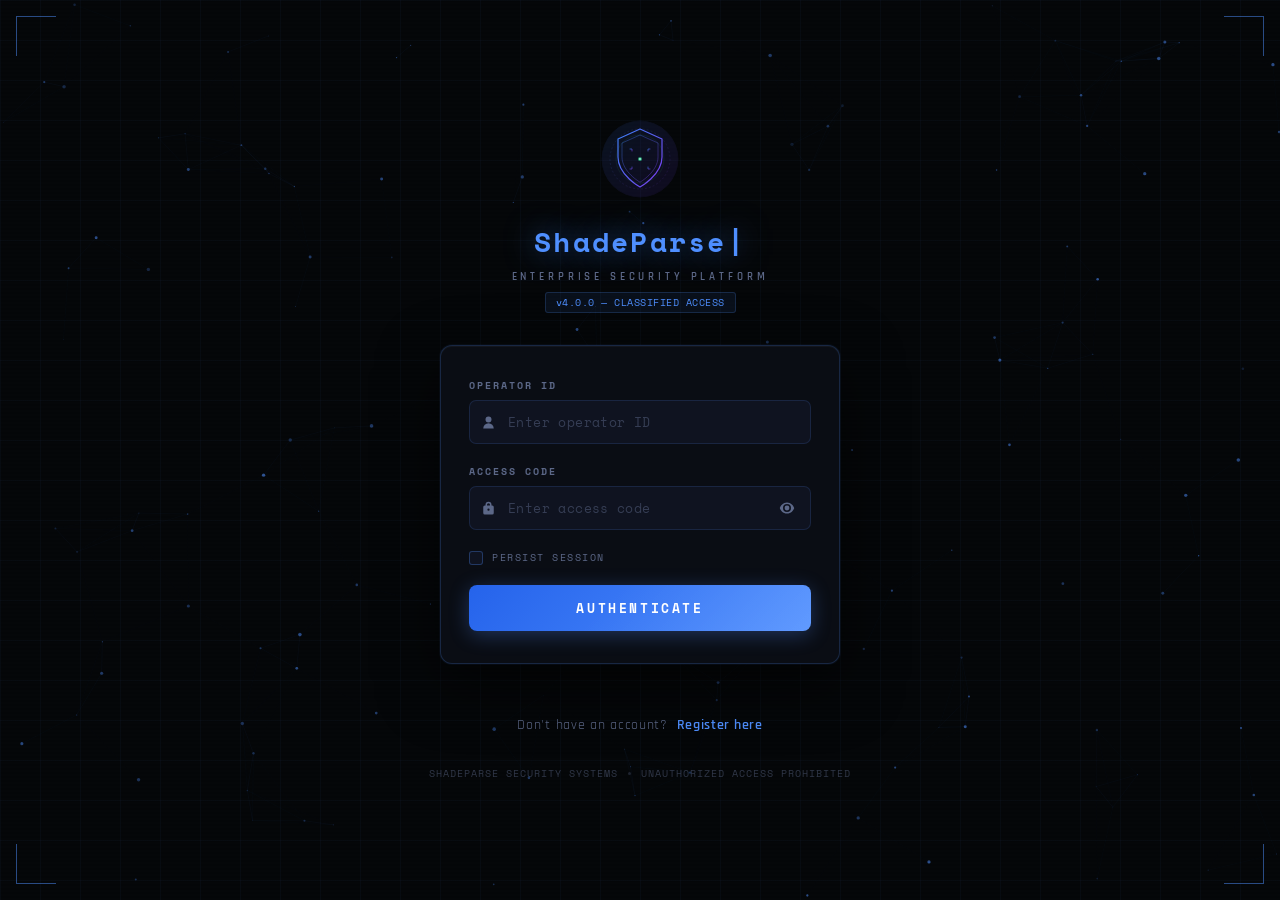
<file: login.html>
<!DOCTYPE html>
<html lang="en">
<head>
  <meta charset="UTF-8" />
  <meta name="viewport" content="width=device-width, initial-scale=1.0" />
  <title>ShadeParse — Secure Login</title>
  <script>
    /* Sync theme before paint */
    (function() {
      var t = localStorage.getItem('sp_theme');
      if (t !== 'dark' && t !== 'light') t = 'light';
      document.documentElement.setAttribute('data-theme', t);
    })();
  </script>
  <link rel="preconnect" href="https://fonts.googleapis.com" />
  <link href="https://fonts.googleapis.com/css2?family=Space+Mono:wght@400;700&family=Rajdhani:wght@400;500;600;700&display=swap" rel="stylesheet" />
  <link rel="stylesheet" href="css/login.css" />
  <style>
    html { visibility: hidden; }
    html.sp-visible { visibility: visible; }
    body { opacity: 0; transition: opacity .35s ease; }
    body.sp-ready { opacity: 1; }
  </style>
</head>
<body>

<!-- Animated canvas background -->
<canvas id="bgCanvas"></canvas>

<!-- Grid overlay -->
<div class="grid-overlay"></div>

<!-- Scanlines -->
<div class="scanlines"></div>

<!-- Corner decorations -->
<div class="corner tl"></div>
<div class="corner tr"></div>
<div class="corner bl"></div>
<div class="corner br"></div>

<!-- Login card -->
<div class="login-wrap" id="loginWrap">

  <div class="brand-block">
    <div class="brand-logo">
      <img src="shadeparse-logo.svg" alt="ShadeParse Logo" width="80" height="80"/>
    </div>
    <div class="brand-name" id="typingTarget"></div>
    <div class="brand-sub">ENTERPRISE SECURITY PLATFORM</div>
    <div class="brand-ver">v4.0.0 — CLASSIFIED ACCESS</div>
  </div>

  <form class="login-form" id="loginForm" autocomplete="off">

    <div class="field-wrap">
      <label class="field-label">OPERATOR ID</label>
      <div class="field-inner">
        <svg class="field-icon" viewBox="0 0 20 20"><path d="M10 10a4 4 0 1 0 0-8 4 4 0 0 0 0 8zm-7 8a7 7 0 0 1 14 0H3z" fill="currentColor"/></svg>
        <input type="text" id="usernameInput" class="field-input" placeholder="Enter operator ID" autocomplete="off" spellcheck="false" />
        <div class="field-scan"></div>
      </div>
    </div>

    <div class="field-wrap">
      <label class="field-label">ACCESS CODE</label>
      <div class="field-inner">
        <svg class="field-icon" viewBox="0 0 20 20"><path d="M10 1a4 4 0 0 1 4 4v1h1a2 2 0 0 1 2 2v8a2 2 0 0 1-2 2H5a2 2 0 0 1-2-2V8a2 2 0 0 1 2-2h1V5a4 4 0 0 1 4-4zm0 9a1.5 1.5 0 1 0 0 3 1.5 1.5 0 0 0 0-3zm0-7a2 2 0 0 0-2 2v1h4V5a2 2 0 0 0-2-2z" fill="currentColor"/></svg>
        <input type="password" id="passwordInput" class="field-input" placeholder="Enter access code" autocomplete="off" />
        <button type="button" class="pw-toggle" id="pwToggle" tabindex="-1">
          <svg id="eyeIcon" viewBox="0 0 20 20"><path d="M10 3C5 3 1.73 7.11 1 10c.73 2.89 4 7 9 7s8.27-4.11 9-7c-.73-2.89-4-7-9-7zm0 12a5 5 0 1 1 0-10 5 5 0 0 1 0 10zm0-8a3 3 0 1 0 0 6 3 3 0 0 0 0-6z" fill="currentColor"/></svg>
        </button>
        <div class="field-scan"></div>
      </div>
    </div>

    <div class="remember-row">
      <label class="check-wrap">
        <input type="checkbox" id="rememberMe" />
        <span class="check-box"></span>
        <span class="check-label">PERSIST SESSION</span>
      </label>
    </div>

    <div class="error-msg" id="errorMsg"></div>

    <button type="submit" class="login-btn" id="loginBtn">
      <span class="btn-text" id="btnText">AUTHENTICATE</span>
      <div class="btn-loader" id="btnLoader">
        <span></span><span></span><span></span>
      </div>
      <div class="btn-glow"></div>
    </button>

  </form>

  <div class="login-signup">
    <span>Don't have an account? <a href="register.html" class="signup-link">Register here</a></span>
  </div>

  <div class="login-footer">
    <span>SHADEPARSE SECURITY SYSTEMS</span>
    <span class="dot-sep"></span>
    <span>UNAUTHORIZED ACCESS PROHIBITED</span>
  </div>

</div>

<!-- Success overlay -->
<div class="success-overlay" id="successOverlay">
  <div class="success-ring">
    <svg viewBox="0 0 80 80"><circle cx="40" cy="40" r="36" stroke="#4f8fff" stroke-width="2" fill="none" stroke-dasharray="226" stroke-dashoffset="226" class="ring-circle"/></svg>
    <div class="success-check">
      <svg viewBox="0 0 24 24"><polyline points="20,6 9,17 4,12" stroke="#4f8fff" stroke-width="2" fill="none" stroke-linecap="round" stroke-linejoin="round" class="check-line"/></svg>
    </div>
  </div>
  <div class="success-text">ACCESS GRANTED</div>
  <div class="success-sub">Initializing dashboard...</div>
</div>

<script src="js/auth.js"></script>
<script>
  document.documentElement.classList.add('sp-visible');
  requestAnimationFrame(function() {
    requestAnimationFrame(function() {
      document.body.classList.add('sp-ready');
      initLogin();
    });
  });
</script>
</body>
</html>
</file>
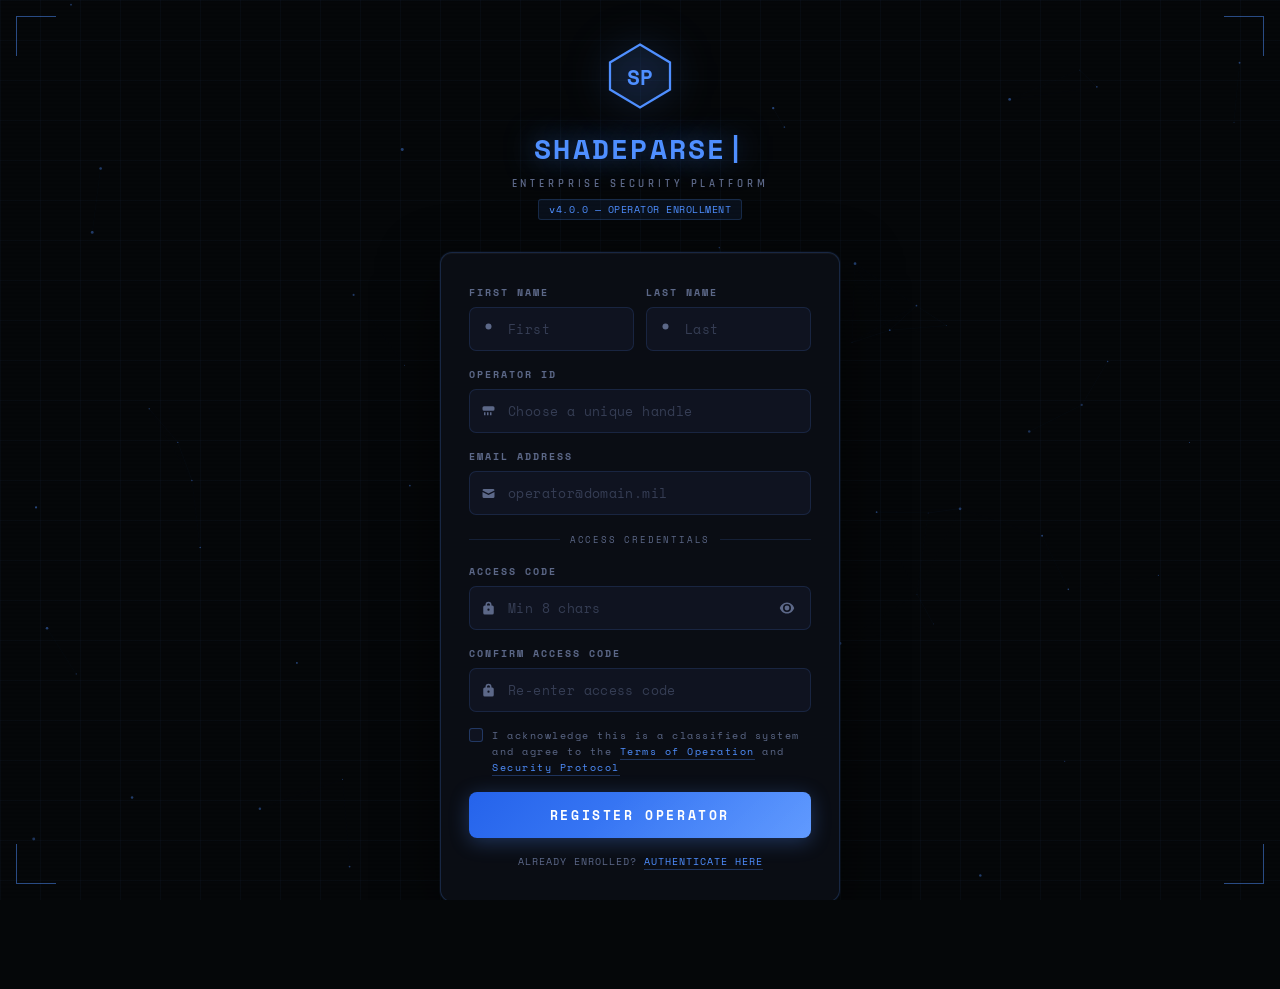
<file: register.html>
<!DOCTYPE html>
<html lang="en">
<head>
  <meta charset="UTF-8" />
  <meta name="viewport" content="width=device-width, initial-scale=1.0" />
  <title>ShadeParse — Operator Registration</title>
  <script>
    /* Sync theme before paint */
    (function() {
      var t = localStorage.getItem('sp_theme');
      if (t !== 'dark' && t !== 'light') t = 'light';
      document.documentElement.setAttribute('data-theme', t);
    })();
  </script>
  <link rel="preconnect" href="https://fonts.googleapis.com" />
  <link href="https://fonts.googleapis.com/css2?family=Space+Mono:wght@400;700&family=Rajdhani:wght@400;500;600;700&display=swap" rel="stylesheet" />
  <link rel="stylesheet" href="css/login.css" />
  <style>
    html { visibility: hidden; }
    html.sp-visible { visibility: visible; }
    body { opacity: 0; transition: opacity .35s ease; }
    body.sp-ready { opacity: 1; }

    /* ── REGISTER-SPECIFIC OVERRIDES ── */

    /* Allow vertical scroll on register since form is taller */
    html, body { overflow-y: auto; }

    .login-wrap {
      min-height: 100vh;
      padding: 40px 16px;
    }

    /* Slightly narrower inner gap to keep tight */
    .login-form { gap: 16px; }

    /* ── DIVIDER ── */
    .form-divider {
      display: flex;
      align-items: center;
      gap: 10px;
      margin: 2px 0;
    }
    .form-divider span {
      font-family: var(--mono);
      font-size: 9px;
      letter-spacing: .2em;
      color: var(--text2);
      white-space: nowrap;
    }
    .form-divider::before,
    .form-divider::after {
      content: '';
      flex: 1;
      height: 1px;
      background: rgba(79,143,255,.15);
    }

    /* ── STRENGTH BAR ── */
    .strength-wrap {
      display: flex;
      flex-direction: column;
      gap: 5px;
    }
    .strength-label {
      display: flex;
      justify-content: space-between;
      align-items: center;
    }
    .strength-label span {
      font-family: var(--mono);
      font-size: 9px;
      letter-spacing: .15em;
      color: var(--text2);
    }
    .strength-text {
      transition: color .3s;
    }
    .strength-bar {
      display: flex;
      gap: 4px;
    }
    .strength-seg {
      flex: 1;
      height: 3px;
      border-radius: 2px;
      background: rgba(255,255,255,.07);
      transition: background .3s, box-shadow .3s;
    }
    .strength-seg.active-1 { background: #ff4d6a; box-shadow: 0 0 6px rgba(255,77,106,.5); }
    .strength-seg.active-2 { background: #f59e0b; box-shadow: 0 0 6px rgba(245,158,11,.5); }
    .strength-seg.active-3 { background: #10b981; box-shadow: 0 0 6px rgba(16,185,129,.5); }
    .strength-seg.active-4 { background: #4f8fff; box-shadow: 0 0 6px rgba(79,143,255,.5); }

    /* ── AGREE ROW ── */
    .agree-row {
      display: flex;
      align-items: flex-start;
      gap: 9px;
    }
    .agree-row .check-wrap {
      align-items: flex-start;
    }
    .agree-row .check-label {
      font-size: 10px;
      line-height: 1.6;
      color: var(--text2);
    }
    .agree-row a {
      color: var(--accent);
      text-decoration: none;
      border-bottom: 1px solid rgba(79,143,255,.3);
      transition: border-color .2s;
    }
    .agree-row a:hover {
      border-color: var(--accent);
    }

    /* ── SIGN IN LINK ── */
    .signin-link {
      font-family: var(--mono);
      font-size: 10px;
      letter-spacing: .1em;
      color: var(--text2);
      text-align: center;
    }
    .signin-link a {
      color: var(--accent);
      text-decoration: none;
      border-bottom: 1px solid rgba(79,143,255,.3);
      transition: border-color .2s;
    }
    .signin-link a:hover {
      border-color: var(--accent);
    }

    /* ── INPUT ROW (2-col) ── */
    .field-row {
      display: grid;
      grid-template-columns: 1fr 1fr;
      gap: 12px;
    }

    /* ── SUCCESS OVERLAY OVERRIDES ── */
    .success-text-reg { display: none; }
    .success-sub-reg  { display: none; }

    /* ── FIELD MATCH INDICATOR ── */
    .field-match-icon {
      position: absolute;
      right: 10px;
      width: 16px;
      height: 16px;
      opacity: 0;
      transition: opacity .3s;
      pointer-events: none;
    }
    .field-match-icon.show { opacity: 1; }
    .match-ok  { color: #2ecc89; }
    .match-err { color: #ff4d6a; }
  </style>
</head>
<body>

<!-- Animated canvas background -->
<canvas id="bgCanvas"></canvas>

<!-- Grid overlay -->
<div class="grid-overlay"></div>

<!-- Scanlines -->
<div class="scanlines"></div>

<!-- Corners -->
<div class="corner tl"></div>
<div class="corner tr"></div>
<div class="corner bl"></div>
<div class="corner br"></div>

<!-- Register card -->
<div class="login-wrap" id="loginWrap">

  <div class="brand-block">
    <div class="brand-logo">
      <div class="logo-hex">
        <svg viewBox="0 0 48 48" fill="none">
          <polygon points="24,3 44,15 44,33 24,45 4,33 4,15"
            stroke="#4f8fff" stroke-width="1.5" fill="rgba(79,143,255,0.08)"/>
          <text x="24" y="30" text-anchor="middle" font-size="14"
            font-weight="700" fill="#4f8fff" font-family="Space Mono">SP</text>
        </svg>
      </div>
    </div>
    <div class="brand-name" id="typingTarget"></div>
    <div class="brand-sub">ENTERPRISE SECURITY PLATFORM</div>
    <div class="brand-ver">v4.0.0 — OPERATOR ENROLLMENT</div>
  </div>

  <form class="login-form" id="registerForm" autocomplete="off" novalidate>

    <!-- ── ROW: First / Last ── -->
    <div class="field-row">
      <div class="field-wrap">
        <label class="field-label">FIRST NAME</label>
        <div class="field-inner">
          <svg class="field-icon" viewBox="0 0 20 20">
            <path d="M10 10a4 4 0 1 0 0-8 4 4 0 0 0 0 8z" fill="currentColor"/>
          </svg>
          <input type="text" id="firstNameInput" class="field-input"
            placeholder="First" autocomplete="off" spellcheck="false" />
          <div class="field-scan"></div>
        </div>
      </div>

      <div class="field-wrap">
        <label class="field-label">LAST NAME</label>
        <div class="field-inner">
          <svg class="field-icon" viewBox="0 0 20 20">
            <path d="M10 10a4 4 0 1 0 0-8 4 4 0 0 0 0 8z" fill="currentColor"/>
          </svg>
          <input type="text" id="lastNameInput" class="field-input"
            placeholder="Last" autocomplete="off" spellcheck="false" />
          <div class="field-scan"></div>
        </div>
      </div>
    </div>

    <!-- ── OPERATOR ID ── -->
    <div class="field-wrap">
      <label class="field-label">OPERATOR ID</label>
      <div class="field-inner">
        <svg class="field-icon" viewBox="0 0 20 20">
          <path d="M2 5a2 2 0 0 1 2-2h12a2 2 0 0 1 2 2v2a2 2 0 0 1-2 2H4a2 2 0 0 1-2-2V5zm2 6h2v4H4v-4zm4 0h2v4H8v-4zm4 0h2v4h-2v-4z"
            fill="currentColor"/>
        </svg>
        <input type="text" id="usernameInput" class="field-input"
          placeholder="Choose a unique handle" autocomplete="off" spellcheck="false" />
        <div class="field-scan"></div>
      </div>
    </div>

    <!-- ── EMAIL ── -->
    <div class="field-wrap">
      <label class="field-label">EMAIL ADDRESS</label>
      <div class="field-inner">
        <svg class="field-icon" viewBox="0 0 20 20">
          <path d="M2.003 5.884L10 9.882l7.997-3.998A2 2 0 0 0 16 4H4a2 2 0 0 0-1.997 1.884zM18 8.118l-8 4-8-4V14a2 2 0 0 0 2 2h12a2 2 0 0 0 2-2V8.118z"
            fill="currentColor"/>
        </svg>
        <input type="email" id="emailInput" class="field-input"
          placeholder="operator@domain.mil" autocomplete="off" />
        <div class="field-scan"></div>
      </div>
    </div>

    <div class="form-divider"><span>ACCESS CREDENTIALS</span></div>

    <!-- ── PASSWORD ── -->
    <div class="field-wrap">
      <label class="field-label">ACCESS CODE</label>
      <div class="field-inner">
        <svg class="field-icon" viewBox="0 0 20 20">
          <path d="M10 1a4 4 0 0 1 4 4v1h1a2 2 0 0 1 2 2v8a2 2 0 0 1-2 2H5a2 2 0 0 1-2-2V8a2 2 0 0 1 2-2h1V5a4 4 0 0 1 4-4zm0 9a1.5 1.5 0 1 0 0 3 1.5 1.5 0 0 0 0-3zm0-7a2 2 0 0 0-2 2v1h4V5a2 2 0 0 0-2-2z"
            fill="currentColor"/>
        </svg>
        <input type="password" id="passwordInput" class="field-input"
          placeholder="Min 8 chars" autocomplete="new-password" />
        <button type="button" class="pw-toggle" id="pwToggle" tabindex="-1">
          <svg id="eyeIcon" viewBox="0 0 20 20">
            <path d="M10 3C5 3 1.73 7.11 1 10c.73 2.89 4 7 9 7s8.27-4.11 9-7c-.73-2.89-4-7-9-7zm0 12a5 5 0 1 1 0-10 5 5 0 0 1 0 10zm0-8a3 3 0 1 0 0 6 3 3 0 0 0 0-6z"
              fill="currentColor"/>
          </svg>
        </button>
        <div class="field-scan"></div>
      </div>

      <!-- Strength meter -->
      <div class="strength-wrap" id="strengthWrap" style="display:none">
        <div class="strength-label">
          <span>CODE STRENGTH</span>
          <span class="strength-text" id="strengthText">—</span>
        </div>
        <div class="strength-bar">
          <div class="strength-seg" id="seg1"></div>
          <div class="strength-seg" id="seg2"></div>
          <div class="strength-seg" id="seg3"></div>
          <div class="strength-seg" id="seg4"></div>
        </div>
      </div>
    </div>

    <!-- ── CONFIRM PASSWORD ── -->
    <div class="field-wrap">
      <label class="field-label">CONFIRM ACCESS CODE</label>
      <div class="field-inner">
        <svg class="field-icon" viewBox="0 0 20 20">
          <path d="M10 1a4 4 0 0 1 4 4v1h1a2 2 0 0 1 2 2v8a2 2 0 0 1-2 2H5a2 2 0 0 1-2-2V8a2 2 0 0 1 2-2h1V5a4 4 0 0 1 4-4zm0 9a1.5 1.5 0 1 0 0 3 1.5 1.5 0 0 0 0-3zm0-7a2 2 0 0 0-2 2v1h4V5a2 2 0 0 0-2-2z"
            fill="currentColor"/>
        </svg>
        <input type="password" id="confirmInput" class="field-input"
          placeholder="Re-enter access code" autocomplete="new-password" />
        <!-- Match indicator -->
        <svg class="field-match-icon match-ok" id="matchOk" viewBox="0 0 20 20">
          <path d="M16.707 5.293a1 1 0 0 1 0 1.414l-7 7a1 1 0 0 1-1.414 0l-3-3a1 1 0 1 1 1.414-1.414L9 11.586l6.293-6.293a1 1 0 0 1 1.414 0z" fill="currentColor"/>
        </svg>
        <svg class="field-match-icon match-err" id="matchErr" viewBox="0 0 20 20" style="display:none">
          <path d="M4.293 4.293a1 1 0 0 1 1.414 0L10 8.586l4.293-4.293a1 1 0 1 1 1.414 1.414L11.414 10l4.293 4.293a1 1 0 0 1-1.414 1.414L10 11.414l-4.293 4.293a1 1 0 0 1-1.414-1.414L8.586 10 4.293 5.707a1 1 0 0 1 0-1.414z" fill="currentColor"/>
        </svg>
        <div class="field-scan"></div>
      </div>
    </div>

    <!-- ── AGREE ── -->
    <div class="agree-row">
      <label class="check-wrap">
        <input type="checkbox" id="agreeCheck" />
        <span class="check-box"></span>
        <span class="check-label">
          I acknowledge this is a classified system and agree to the
          <a href="#">Terms of Operation</a> and
          <a href="#">Security Protocol</a>
        </span>
      </label>
    </div>

    <!-- ── ERROR ── -->
    <div class="error-msg" id="errorMsg"></div>

    <!-- ── SUBMIT ── -->
    <button type="submit" class="login-btn" id="registerBtn">
      <span class="btn-text" id="btnText">REGISTER OPERATOR</span>
      <div class="btn-loader" id="btnLoader">
        <span></span><span></span><span></span>
      </div>
      <div class="btn-glow"></div>
    </button>

    <!-- ── SIGN IN LINK ── -->
    <div class="signin-link">
      ALREADY ENROLLED? <a href="login.html">AUTHENTICATE HERE</a>
    </div>

  </form>

  <div class="login-footer">
    <span>SHADEPARSE SECURITY SYSTEMS</span>
    <span class="dot-sep"></span>
    <span>UNAUTHORIZED ACCESS PROHIBITED</span>
  </div>

</div>

<!-- Success overlay -->
<div class="success-overlay" id="successOverlay">
  <div class="success-ring">
    <svg viewBox="0 0 80 80">
      <circle cx="40" cy="40" r="36" stroke="#4f8fff" stroke-width="2"
        fill="none" stroke-dasharray="226" stroke-dashoffset="226" class="ring-circle"/>
    </svg>
    <div class="success-check">
      <svg viewBox="0 0 24 24">
        <polyline points="20,6 9,17 4,12" stroke="#4f8fff" stroke-width="2"
          fill="none" stroke-linecap="round" stroke-linejoin="round" class="check-line"/>
      </svg>
    </div>
  </div>
  <div class="success-text">OPERATOR ENROLLED</div>
  <div class="success-sub">Redirecting to login...</div>
</div>

<script>
/* ══════════════════════════════════════
   Canvas background (same particle system as login)
══════════════════════════════════════ */
(function() {
  var canvas = document.getElementById('bgCanvas');
  var ctx = canvas.getContext('2d');
  var W, H, particles = [];
  var ACCENT = '79,143,255';

  function resize() {
    W = canvas.width  = window.innerWidth;
    H = canvas.height = window.innerHeight;
  }

  function spawnParticles(n) {
    for (var i = 0; i < n; i++) {
      particles.push({
        x: Math.random() * W,
        y: Math.random() * H,
        r: Math.random() * 1.2 + .3,
        vx: (Math.random() - .5) * .3,
        vy: (Math.random() - .5) * .3,
        a: Math.random()
      });
    }
  }

  function draw() {
    ctx.clearRect(0, 0, W, H);

    // connections
    for (var i = 0; i < particles.length; i++) {
      for (var j = i + 1; j < particles.length; j++) {
        var dx = particles[i].x - particles[j].x;
        var dy = particles[i].y - particles[j].y;
        var dist = Math.sqrt(dx*dx + dy*dy);
        if (dist < 120) {
          ctx.beginPath();
          ctx.moveTo(particles[i].x, particles[i].y);
          ctx.lineTo(particles[j].x, particles[j].y);
          ctx.strokeStyle = 'rgba(' + ACCENT + ',' + (.12 * (1 - dist/120)) + ')';
          ctx.lineWidth = .5;
          ctx.stroke();
        }
      }
    }

    // dots
    particles.forEach(function(p) {
      p.x += p.vx; p.y += p.vy;
      if (p.x < 0) p.x = W; if (p.x > W) p.x = 0;
      if (p.y < 0) p.y = H; if (p.y > H) p.y = 0;
      p.a += .005;
      ctx.beginPath();
      ctx.arc(p.x, p.y, p.r, 0, Math.PI * 2);
      ctx.fillStyle = 'rgba(' + ACCENT + ',' + (.4 + .3 * Math.sin(p.a)) + ')';
      ctx.fill();
    });

    requestAnimationFrame(draw);
  }

  resize();
  spawnParticles(60);
  draw();
  window.addEventListener('resize', function() {
    resize();
    if (particles.length < 60) spawnParticles(60 - particles.length);
  });
})();

/* ══════════════════════════════════════
   Typing animation
══════════════════════════════════════ */
(function() {
  var el = document.getElementById('typingTarget');
  var text = 'SHADEPARSE';
  var i = 0;
  function type() {
    if (i <= text.length) {
      el.textContent = text.slice(0, i++);
      setTimeout(type, 80);
    }
  }
  setTimeout(type, 200);
})();

/* ══════════════════════════════════════
   Password toggle
══════════════════════════════════════ */
document.getElementById('pwToggle').addEventListener('click', function() {
  var inp = document.getElementById('passwordInput');
  inp.type = inp.type === 'password' ? 'text' : 'password';
});

/* ══════════════════════════════════════
   Password strength
══════════════════════════════════════ */
document.getElementById('passwordInput').addEventListener('input', function() {
  var val = this.value;
  var wrap = document.getElementById('strengthWrap');
  var textEl = document.getElementById('strengthText');
  var segs = [
    document.getElementById('seg1'),
    document.getElementById('seg2'),
    document.getElementById('seg3'),
    document.getElementById('seg4')
  ];

  if (!val) { wrap.style.display = 'none'; return; }
  wrap.style.display = 'flex';

  var score = 0;
  if (val.length >= 8)  score++;
  if (/[A-Z]/.test(val) && /[a-z]/.test(val)) score++;
  if (/\d/.test(val))   score++;
  if (/[^A-Za-z0-9]/.test(val)) score++;

  var labels = ['', 'WEAK', 'MODERATE', 'STRONG', 'MAXIMUM'];
  var colors = ['', '#ff4d6a', '#f59e0b', '#10b981', '#4f8fff'];

  textEl.textContent = labels[score];
  textEl.style.color = colors[score];

  segs.forEach(function(s, idx) {
    s.className = 'strength-seg';
    if (idx < score) {
      s.classList.add('active-' + score);
    }
  });

  // also re-check confirm
  checkMatch();
});

/* ══════════════════════════════════════
   Password match
══════════════════════════════════════ */
function checkMatch() {
  var pw  = document.getElementById('passwordInput').value;
  var cpw = document.getElementById('confirmInput').value;
  var ok  = document.getElementById('matchOk');
  var err = document.getElementById('matchErr');

  if (!cpw) {
    ok.classList.remove('show'); ok.style.display = '';
    err.classList.remove('show'); err.style.display = 'none';
    return;
  }

  if (pw === cpw) {
    err.style.display = 'none'; err.classList.remove('show');
    ok.style.display  = '';    ok.classList.add('show');
  } else {
    ok.style.display  = '';    ok.classList.remove('show');
    err.style.display = '';    err.classList.add('show');
  }
}

document.getElementById('confirmInput').addEventListener('input', checkMatch);

/* ══════════════════════════════════════
   Form submission
══════════════════════════════════════ */
document.getElementById('registerForm').addEventListener('submit', function(e) {
  e.preventDefault();

  var first    = document.getElementById('firstNameInput').value.trim();
  var last     = document.getElementById('lastNameInput').value.trim();
  var username = document.getElementById('usernameInput').value.trim();
  var email    = document.getElementById('emailInput').value.trim();
  var pw       = document.getElementById('passwordInput').value;
  var cpw      = document.getElementById('confirmInput').value;
  var clearance= document.getElementById('clearanceSelect').value;
  var agree    = document.getElementById('agreeCheck').checked;
  var errEl    = document.getElementById('errorMsg');
  var form     = document.getElementById('registerForm');
  var btn      = document.getElementById('registerBtn');

  function showError(msg) {
    errEl.textContent = msg;
    errEl.classList.add('show');
    form.classList.add('shake');
    setTimeout(function() { form.classList.remove('shake'); }, 400);
  }

  errEl.classList.remove('show');

  if (!first || !last)        return showError('⚠  Operator name is required.');
  if (!username)              return showError('⚠  Operator ID is required.');
  if (username.length < 3)   return showError('⚠  Operator ID must be at least 3 characters.');
  if (!email || !/^[^\s@]+@[^\s@]+\.[^\s@]+$/.test(email))
                              return showError('⚠  A valid email address is required.');
  if (pw.length < 8)         return showError('⚠  Access code must be at least 8 characters.');
  if (pw !== cpw)            return showError('⚠  Access codes do not match.');
  if (!clearance)            return showError('⚠  Select a clearance level to proceed.');
  if (!agree)                return showError('⚠  You must acknowledge the terms to enroll.');

  // Loading state
  btn.classList.add('loading');
  btn.disabled = true;

  setTimeout(function() {
    btn.classList.remove('loading');
    btn.disabled = false;

    var overlay = document.getElementById('successOverlay');
    overlay.classList.add('active');

    // Redirect to login after 2.4s
    setTimeout(function() {
      window.location.href = 'login.html';
    }, 2400);
  }, 1800);
});
</script>

<script>
  document.documentElement.classList.add('sp-visible');
  requestAnimationFrame(function() {
    requestAnimationFrame(function() {
      document.body.classList.add('sp-ready');
    });
  });
</script>
</body>
</html>
</file>
<file: css/style.css>
@import url('https://fonts.googleapis.com/css2?family=Space+Mono:wght@400;700&family=Rajdhani:wght@400;500;600;700&display=swap');

/* ═══════════════════════════════════════
   ShadeParse — style.css
   Dark cyber SaaS theme
   ═══════════════════════════════════════ */

*, *::before, *::after { box-sizing: border-box; margin: 0; padding: 0; }

:root {
  /* Default = light theme (data-theme="light" is the first load default) */
  --bg:       #f0f2f8;
  --surface:  #ffffff;
  --surface2: #f6f7fb;
  --surface3: #edf0f7;
  --border:   #dde1ee;
  --border2:  #c8cede;
  --border3:  #b0b8cc;
  --text:     #1a1e2e;
  --text2:    #5c6580;
  --text3:    #9aa0b5;
  --accent:   #2563eb;
  --accent2:  #1d4ed8;
  --green:    #16a34a;
  --red:      #dc2626;
  --amber:    #d97706;
  --coral:    #ea580c;
  --purple:   #7c3aed;
  --teal:     #26d9c7;
  --pink:     #f06ab0;
  --cyan:     #22d3ee;
  --mono:     'Space Mono', monospace;
  --display:  'Rajdhani', sans-serif;
  --sidebar-w: 220px;
  --topbar-h:  52px;
  --radius:    8px;
  --trans:     .2s ease;
}

/* Dark theme — overrides :root defaults when [data-theme=dark] is set on <html> */
[data-theme="dark"] {
  --bg:       #05070a;
  --surface:  #090c14;
  --surface2: #0d1020;
  --surface3: #111525;
  --border:   #1a1f32;
  --border2:  #1e2438;
  --border3:  #252d46;
  --text:     #c8d0e8;
  --text2:    #5c6888;
  --text3:    #3a4060;
  --accent:   #4f8fff;
  --accent2:  #2563eb;
  --green:    #2ecc89;
  --red:      #ff4d6a;
  --amber:    #f5a623;
  --coral:    #ff6b47;
  --purple:   #9b7cf6;
  --teal:     #00c2c7;
  --pink:     #f472b6;
  --cyan:     #22d3ee;
}

html, body {
  height: 100%;
  overflow: hidden;
  font-family: var(--display);
  background: var(--bg);
  color: var(--text);
  font-size: 13px;
}

/* ── SCROLLBARS ── */
::-webkit-scrollbar { width: 4px; height: 4px; }
::-webkit-scrollbar-track { background: transparent; }
::-webkit-scrollbar-thumb { background: var(--border3); border-radius: 2px; }

/* ══════════════════════════════════════
   LAYOUT
══════════════════════════════════════ */

.sidebar {
  position: fixed;
  top: 0; left: 0; bottom: 0;
  width: var(--sidebar-w);
  background: var(--surface);
  border-right: 1px solid var(--border);
  display: flex;
  flex-direction: column;
  z-index: 20;
  transition: transform var(--trans);
}

.main-area {
  margin-left: var(--sidebar-w);
  height: 100vh;
  display: flex;
  flex-direction: column;
  overflow: hidden;
  transition: margin-left var(--trans);
}

/* ── SIDEBAR LOGO ── */
.sb-logo {
  height: var(--topbar-h);
  display: flex;
  align-items: center;
  gap: 8px;
  padding: 0 16px;
  border-bottom: 1px solid var(--border);
  flex-shrink: 0;
}

.sb-logo-icon {
  width: 34px;
  height: 34px;
  border-radius: 9px;
  background: transparent;
  display: flex;
  align-items: center;
  justify-content: center;
  flex-shrink: 0;
  box-shadow: 0 0 16px rgba(79,143,255,.3);
}

.sb-logo-text {
  font-family: var(--mono);
  font-size: 13px;
  font-weight: 700;
  color: var(--text);
  letter-spacing: .02em;
}

.sb-logo-ver {
  font-family: var(--mono);
  font-size: 9px;
  color: var(--accent);
  background: rgba(79,143,255,.1);
  border: 1px solid rgba(79,143,255,.2);
  border-radius: 3px;
  padding: 1px 5px;
  margin-left: auto;
}

/* ── SIDEBAR NAV ── */
.sb-nav {
  flex: 1;
  overflow-y: auto;
  padding: 12px 8px;
  display: flex;
  flex-direction: column;
  gap: 2px;
}

.sb-group-label {
  font-family: var(--mono);
  font-size: 9px;
  font-weight: 700;
  letter-spacing: .18em;
  color: var(--text3);
  padding: 10px 8px 4px;
  margin-top: 4px;
}

.sb-item {
  width: 100%;
  display: flex;
  align-items: center;
  gap: 9px;
  padding: 8px 10px;
  border: none;
  background: none;
  border-radius: 6px;
  font-family: var(--display);
  font-size: 14px;
  font-weight: 600;
  color: var(--text2);
  cursor: pointer;
  transition: background var(--trans), color var(--trans);
  text-align: left;
  position: relative;
}

.sb-item svg {
  width: 16px;
  height: 16px;
  flex-shrink: 0;
  fill: currentColor;
}

.sb-item:hover {
  background: rgba(79,143,255,.07);
  color: var(--text);
}

.sb-item.active {
  background: rgba(79,143,255,.12);
  color: var(--accent);
}

.sb-item.active::before {
  content: '';
  position: absolute;
  left: 0; top: 20%; bottom: 20%;
  width: 3px;
  background: var(--accent);
  border-radius: 0 2px 2px 0;
}

.sb-badge {
  margin-left: auto;
  background: var(--red);
  color: #fff;
  font-family: var(--mono);
  font-size: 9px;
  font-weight: 700;
  padding: 1px 5px;
  border-radius: 8px;
  min-width: 18px;
  text-align: center;
}

.sb-new {
  margin-left: auto;
  background: rgba(46,204,137,.15);
  color: var(--green);
  border: 1px solid rgba(46,204,137,.25);
  font-family: var(--mono);
  font-size: 9px;
  font-weight: 700;
  padding: 1px 5px;
  border-radius: 3px;
  letter-spacing: .05em;
}

/* ── SIDEBAR BOTTOM ── */
.sb-bottom {
  padding: 12px;
  border-top: 1px solid var(--border);
  display: flex;
  align-items: center;
  gap: 10px;
}

.sb-avatar {
  width: 30px;
  height: 30px;
  border-radius: 50%;
  background: linear-gradient(135deg, var(--accent2), var(--purple));
  display: flex;
  align-items: center;
  justify-content: center;
  font-family: var(--mono);
  font-size: 12px;
  font-weight: 700;
  color: #fff;
  flex-shrink: 0;
}

.sb-user-info { flex: 1; min-width: 0; }

.sb-username {
  font-family: var(--mono);
  font-size: 11px;
  font-weight: 700;
  color: var(--text);
  white-space: nowrap;
  overflow: hidden;
  text-overflow: ellipsis;
}

.sb-role {
  font-size: 10px;
  color: var(--text2);
  font-weight: 500;
}

.sb-logout {
  background: none;
  border: none;
  color: var(--text2);
  cursor: pointer;
  padding: 5px;
  border-radius: 5px;
  display: flex;
  transition: color var(--trans), background var(--trans);
}

.sb-logout:hover { color: var(--red); background: rgba(255,77,106,.1); }
.sb-logout svg { width: 16px; height: 16px; fill: currentColor; }

/* ══════════════════════════════════════
   TOPBAR
══════════════════════════════════════ */

.topbar {
  height: var(--topbar-h);
  background: var(--surface);
  border-bottom: 1px solid var(--border);
  display: flex;
  align-items: center;
  padding: 0 20px;
  gap: 14px;
  flex-shrink: 0;
  z-index: 10;
}

.sb-toggle {
  display: none;
  background: none;
  border: none;
  color: var(--text2);
  cursor: pointer;
  padding: 4px;
}
.sb-toggle svg { width: 20px; height: 20px; fill: none; stroke: currentColor; }

.topbar-breadcrumb {
  display: flex;
  align-items: center;
  gap: 6px;
  font-family: var(--mono);
  font-size: 11px;
}

.tb-app { color: var(--text2); }
.tb-sep { color: var(--text3); }
.tb-page { color: var(--text); font-weight: 700; }

.topbar-right {
  margin-left: auto;
  display: flex;
  align-items: center;
  gap: 12px;
}

.live-clock {
  font-family: var(--mono);
  font-size: 12px;
  color: var(--text2);
  letter-spacing: .08em;
}

.scan-status {
  font-family: var(--mono);
  font-size: 10px;
  font-weight: 700;
  letter-spacing: .1em;
  padding: 3px 10px;
  border-radius: 4px;
  background: rgba(79,143,255,.08);
  border: 1px solid rgba(79,143,255,.2);
  color: var(--accent);
}

.scan-status.scanning {
  background: rgba(245,166,35,.08);
  border-color: rgba(245,166,35,.2);
  color: var(--amber);
  animation: statusPulse 1s ease-in-out infinite;
}

.scan-status.done {
  background: rgba(46,204,137,.08);
  border-color: rgba(46,204,137,.2);
  color: var(--green);
}

@keyframes statusPulse {
  0%, 100% { opacity: .7; }
  50% { opacity: 1; }
}

.theme-toggle {
  background: var(--surface2);
  border: 1px solid var(--border2);
  border-radius: 6px;
  padding: 6px;
  cursor: pointer;
  color: var(--text2);
  display: flex;
  transition: color var(--trans), border-color var(--trans);
}
.theme-toggle:hover { color: var(--accent); border-color: rgba(79,143,255,.3); }
.theme-toggle svg { width: 15px; height: 15px; fill: currentColor; }

.header-run-btn {
  display: flex;
  align-items: center;
  gap: 6px;
  background: linear-gradient(135deg, var(--accent2), var(--accent));
  border: none;
  border-radius: 6px;
  padding: 7px 14px;
  font-family: var(--mono);
  font-size: 11px;
  font-weight: 700;
  letter-spacing: .1em;
  color: #fff;
  cursor: pointer;
  transition: opacity var(--trans);
  box-shadow: 0 2px 12px rgba(79,143,255,.3);
}
.header-run-btn:hover { opacity: .9; }
.header-run-btn:disabled { opacity: .5; cursor: not-allowed; }
.header-run-btn svg { width: 12px; height: 12px; fill: currentColor; }

/* ══════════════════════════════════════
   VIEWS
══════════════════════════════════════ */

.view-area {
  flex: 1;
  overflow: hidden;
  position: relative;
}

.view {
  position: absolute;
  inset: 0;
  overflow-y: auto;
  padding: 24px 28px;
  opacity: 0;
  pointer-events: none;
  transform: translateY(8px);
  transition: opacity .25s ease, transform .25s ease;
}

.view.active {
  opacity: 1;
  pointer-events: all;
  transform: translateY(0);
}

.view-header {
  margin-bottom: 24px;
}

.view-title {
  font-family: var(--display);
  font-size: 22px;
  font-weight: 700;
  color: var(--text);
  letter-spacing: -.02em;
  margin-bottom: 4px;
}

.view-sub {
  font-size: 13px;
  color: var(--text2);
  font-weight: 500;
}

/* ══════════════════════════════════════
   DASHBOARD
══════════════════════════════════════ */

.dash-grid {
  display: grid;
  grid-template-columns: 1fr 1fr 1fr 1fr;
  grid-template-rows: auto auto auto;
  gap: 16px;
}

.dash-card {
  background: var(--surface);
  border: 1px solid var(--border);
  border-radius: 10px;
  padding: 18px;
  transition: border-color var(--trans);
}

.dash-card:hover { border-color: var(--border3); }

.card-title {
  font-family: var(--mono);
  font-size: 10px;
  font-weight: 700;
  letter-spacing: .15em;
  color: var(--text2);
  margin-bottom: 14px;
}

/* Welcome card spans full width */
.welcome-card {
  grid-column: 1 / -1;
  display: flex;
  align-items: center;
  gap: 24px;
  background: linear-gradient(135deg, var(--surface), rgba(79,143,255,.05));
  border-color: rgba(79,143,255,.15);
}

.wc-left { flex: 1; }

.wc-greeting {
  font-family: var(--mono);
  font-size: 11px;
  color: var(--accent);
  letter-spacing: .1em;
  margin-bottom: 6px;
}

.wc-name {
  font-size: 24px;
  font-weight: 700;
  color: var(--text);
  margin-bottom: 8px;
}

.wc-desc {
  font-size: 13px;
  color: var(--text2);
  line-height: 1.5;
}

.wc-right { min-width: 180px; }

.wtl-label {
  font-family: var(--mono);
  font-size: 9px;
  letter-spacing: .2em;
  color: var(--text2);
  margin-bottom: 8px;
}

.wtl-value {
  font-family: var(--mono);
  font-size: 20px;
  font-weight: 700;
  color: var(--text2);
  margin-bottom: 10px;
}

.wtl-bar {
  height: 4px;
  background: var(--border2);
  border-radius: 2px;
}

.wtl-fill {
  height: 100%;
  border-radius: 2px;
  width: 0;
  transition: width 1s ease;
}

/* Stat cards */
.stat-card {
  display: flex;
  align-items: center;
  gap: 14px;
}

.stat-icon {
  width: 44px;
  height: 44px;
  border-radius: 10px;
  display: flex;
  align-items: center;
  justify-content: center;
  flex-shrink: 0;
}

.stat-icon svg { width: 20px; height: 20px; }

.critical-bg { background: rgba(255,77,106,.1); color: var(--red); }
.high-bg     { background: rgba(255,107,71,.1); color: var(--coral); }
.info-bg     { background: rgba(79,143,255,.1); color: var(--accent); }
.ok-bg       { background: rgba(46,204,137,.1); color: var(--green); }

.stat-val {
  font-family: var(--mono);
  font-size: 26px;
  font-weight: 700;
  color: var(--text);
  line-height: 1;
}

.stat-label {
  font-size: 12px;
  font-weight: 600;
  color: var(--text2);
  margin-top: 3px;
}

/* Risk card */
.risk-card {
  grid-column: span 2;
}

.risk-display { display: flex; flex-direction: column; align-items: center; gap: 8px; }

.risk-gauge {
  position: relative;
  width: 120px;
}

.risk-gauge svg { width: 100%; }

.gauge-val {
  position: absolute;
  bottom: 8px;
  left: 0; right: 0;
  text-align: center;
  font-family: var(--mono);
  font-size: 20px;
  font-weight: 700;
  color: var(--text);
}

.risk-labels {
  display: flex;
  gap: 8px;
}

.rl {
  font-family: var(--mono);
  font-size: 9px;
  font-weight: 700;
  letter-spacing: .08em;
  padding: 2px 6px;
  border-radius: 3px;
}

.rl.low  { background: rgba(46,204,137,.1);  color: var(--green); }
.rl.med  { background: rgba(245,166,35,.1);  color: var(--amber); }
.rl.high { background: rgba(255,107,71,.1);  color: var(--coral); }
.rl.crit { background: rgba(255,77,106,.1);  color: var(--red);   }

/* Targets card */
.targets-card { grid-column: span 2; }

.targets-list {
  display: flex;
  flex-direction: column;
  gap: 8px;
}

.target-item {
  display: flex;
  align-items: center;
  gap: 10px;
  padding: 8px 0;
  border-bottom: 1px solid var(--border);
}

.target-item:last-child { border-bottom: none; }

.ti-dot {
  width: 6px;
  height: 6px;
  border-radius: 50%;
  flex-shrink: 0;
}

.ti-name {
  font-family: var(--mono);
  font-size: 12px;
  flex: 1;
  color: var(--text);
}

.ti-badge {
  font-family: var(--mono);
  font-size: 9px;
  font-weight: 700;
  padding: 2px 6px;
  border-radius: 3px;
}

/* History wide */
.history-wide { grid-column: 1 / -1; }

.history-table-wrap { overflow-x: auto; }

/* ══════════════════════════════════════
   HISTORY TABLE (shared)
══════════════════════════════════════ */

.history-table {
  width: 100%;
  border-collapse: collapse;
  font-family: var(--mono);
  font-size: 11px;
}

.history-table th {
  padding: 8px 12px;
  text-align: left;
  color: var(--text2);
  font-weight: 700;
  letter-spacing: .1em;
  border-bottom: 1px solid var(--border2);
  white-space: nowrap;
}

.history-table td {
  padding: 8px 12px;
  border-bottom: 1px solid var(--border);
  color: var(--text);
}

.empty-cell {
  text-align: center;
  color: var(--text2);
  padding: 24px !important;
}

.history-table.full { min-width: 700px; }

/* ══════════════════════════════════════
   SCANNER LAYOUT
══════════════════════════════════════ */

.scanner-layout {
  display: grid;
  grid-template-columns: 1fr 280px;
  gap: 20px;
  align-items: start;
}

.scanner-left { display: flex; flex-direction: column; gap: 16px; }
.scanner-right { display: flex; flex-direction: column; gap: 14px; }

/* ── SCAN MODE TABS ── */
.scan-mode-tabs {
  display: flex;
  gap: 4px;
  background: var(--surface);
  border: 1px solid var(--border);
  border-radius: 8px;
  padding: 4px;
}

.smt {
  flex: 1;
  padding: 7px 10px;
  border: none;
  border-radius: 5px;
  background: none;
  font-family: var(--mono);
  font-size: 11px;
  font-weight: 700;
  letter-spacing: .06em;
  color: var(--text2);
  cursor: pointer;
  transition: background var(--trans), color var(--trans);
}

.smt:hover { color: var(--text); }

.smt.active {
  background: rgba(79,143,255,.15);
  color: var(--accent);
}

/* ── INPUT PANEL ── */
.input-panel {
  background: var(--surface);
  border: 1px solid var(--border);
  border-radius: 10px;
  overflow: hidden;
}

.input-toolbar {
  display: flex;
  align-items: center;
  gap: 8px;
  padding: 10px 14px;
  border-bottom: 1px solid var(--border);
  background: var(--surface2);
}

.input-label {
  font-family: var(--mono);
  font-size: 10px;
  font-weight: 700;
  letter-spacing: .15em;
  color: var(--text2);
}

.input-actions { margin-left: auto; display: flex; gap: 6px; flex-wrap: wrap; }

.tb-btn {
  padding: 4px 10px;
  border: 1px solid var(--border2);
  background: var(--surface3);
  border-radius: 4px;
  font-family: var(--mono);
  font-size: 10px;
  font-weight: 700;
  color: var(--text2);
  cursor: pointer;
  transition: color var(--trans), border-color var(--trans), background var(--trans);
  letter-spacing: .04em;
}

.tb-btn:hover { color: var(--text); border-color: var(--border3); }
.tb-btn.danger:hover { color: var(--red); border-color: rgba(255,77,106,.3); background: rgba(255,77,106,.05); }

/* ── DROP ZONE ── */
.drop-zone {
  display: flex;
  align-items: center;
  gap: 10px;
  padding: 10px 14px;
  border-bottom: 1px solid var(--border);
  cursor: pointer;
  transition: background var(--trans);
  position: relative;
}

.drop-zone:hover, .drop-zone.over { background: rgba(79,143,255,.06); }

.drop-zone svg {
  width: 18px;
  height: 18px;
  color: var(--text2);
  flex-shrink: 0;
  stroke: currentColor;
  fill: none;
}

.drop-zone span {
  font-family: var(--mono);
  font-size: 10px;
  color: var(--text2);
  letter-spacing: .05em;
}

.drop-zone input {
  position: absolute;
  inset: 0;
  opacity: 0;
  cursor: pointer;
}

/* ── CODE INPUT ── */
.code-input {
  width: 100%;
  height: 280px;
  background: var(--surface2);
  border: none;
  padding: 14px;
  font-family: var(--mono);
  font-size: 12px;
  color: var(--text);
  resize: vertical;
  outline: none;
  line-height: 1.6;
  letter-spacing: .02em;
}

.code-input::placeholder { color: var(--text3); }

/* ── TARGET INPUT ── */
.target-input-wrap {
  padding: 16px;
  display: flex;
  flex-direction: column;
  gap: 14px;
}

.target-examples {
  display: flex;
  align-items: center;
  gap: 8px;
  flex-wrap: wrap;
}

.te-label {
  font-family: var(--mono);
  font-size: 10px;
  color: var(--text2);
}

.te-btn {
  padding: 3px 9px;
  background: var(--surface3);
  border: 1px solid var(--border2);
  border-radius: 4px;
  font-family: var(--mono);
  font-size: 10px;
  color: var(--text2);
  cursor: pointer;
  transition: color var(--trans), border-color var(--trans);
}

.te-btn:hover { color: var(--accent); border-color: rgba(79,143,255,.3); }

.target-field {
  display: flex;
  gap: 8px;
}

.target-input {
  flex: 1;
  background: var(--surface2);
  border: 1px solid var(--border2);
  border-radius: 7px;
  padding: 10px 12px;
  font-family: var(--mono);
  font-size: 13px;
  color: var(--text);
  outline: none;
  transition: border-color var(--trans);
}

.target-input:focus {
  border-color: rgba(79,143,255,.4);
}

.target-input::placeholder { color: var(--text3); }

.target-scan-btn {
  display: flex;
  align-items: center;
  gap: 7px;
  padding: 10px 16px;
  background: linear-gradient(135deg, var(--accent2), var(--accent));
  border: none;
  border-radius: 7px;
  font-family: var(--mono);
  font-size: 11px;
  font-weight: 700;
  letter-spacing: .08em;
  color: #fff;
  cursor: pointer;
  white-space: nowrap;
  transition: opacity var(--trans);
  box-shadow: 0 2px 10px rgba(79,143,255,.25);
}

.target-scan-btn:hover { opacity: .9; }
.target-scan-btn svg { width: 12px; height: 12px; fill: currentColor; }

/* ── SCAN MODULES ROW ── */
.scan-modules-row {
  display: flex;
  align-items: center;
  gap: 12px;
  flex-wrap: wrap;
}

.sm-label {
  font-family: var(--mono);
  font-size: 10px;
  color: var(--text2);
  letter-spacing: .1em;
}

.sm-check {
  display: flex;
  align-items: center;
  gap: 5px;
  font-family: var(--mono);
  font-size: 10px;
  color: var(--text2);
  cursor: pointer;
}

.sm-check input { accent-color: var(--accent); width: 12px; height: 12px; }
.sm-check:hover { color: var(--text); }

/* ── PIPELINE ── */
.pipeline-wrap {
  background: var(--surface);
  border: 1px solid var(--border);
  border-radius: 10px;
  padding: 14px;
}

.pipe-header {
  display: flex;
  align-items: center;
  gap: 12px;
  margin-bottom: 12px;
  font-family: var(--mono);
  font-size: 10px;
  font-weight: 700;
  letter-spacing: .15em;
  color: var(--text2);
}

.pipe-progress {
  display: flex;
  align-items: center;
  gap: 8px;
  margin-left: auto;
}

.prog-track {
  width: 120px;
  height: 3px;
  background: var(--border2);
  border-radius: 2px;
  overflow: hidden;
}

.prog-fill {
  height: 100%;
  width: 0;
  background: linear-gradient(90deg, var(--accent2), var(--accent));
  border-radius: 2px;
  transition: width .4s ease;
}

.prog-label {
  font-size: 10px;
  color: var(--text2);
  white-space: nowrap;
}

.pipe-list {
  display: flex;
  flex-wrap: wrap;
  gap: 6px;
}

.pipe-step {
  display: flex;
  align-items: center;
  gap: 6px;
  padding: 5px 10px;
  background: var(--surface2);
  border: 1px solid var(--border);
  border-radius: 5px;
  transition: background var(--trans), border-color var(--trans);
}

.pipe-step.done {
  background: rgba(46,204,137,.08);
  border-color: rgba(46,204,137,.2);
}

.pipe-step.active {
  background: rgba(79,143,255,.1);
  border-color: rgba(79,143,255,.3);
  animation: pipeAct .7s ease-in-out infinite alternate;
}

@keyframes pipeAct {
  from { border-color: rgba(79,143,255,.2); }
  to   { border-color: rgba(79,143,255,.6); }
}

.pdot {
  width: 18px;
  height: 18px;
  border-radius: 50%;
  background: var(--border2);
  display: flex;
  align-items: center;
  justify-content: center;
  font-family: var(--mono);
  font-size: 9px;
  font-weight: 700;
  color: var(--text2);
  flex-shrink: 0;
  transition: background var(--trans), color var(--trans);
}

.pipe-step.done  .pdot { background: var(--green); color: #fff; }
.pipe-step.active .pdot { background: var(--accent); color: #fff; }

.pname {
  font-family: var(--mono);
  font-size: 10px;
  font-weight: 700;
  color: var(--text2);
  transition: color var(--trans);
}

.pipe-step.done  .pname { color: var(--text); }
.pipe-step.active .pname { color: var(--accent); }

.psub {
  font-size: 9px;
  color: var(--text3);
}

/* ── SCAN ACTIONS ── */
.scan-actions {
  display: flex;
  align-items: center;
  gap: 10px;
}

.run-btn {
  display: flex;
  align-items: center;
  gap: 8px;
  background: linear-gradient(135deg, var(--accent2), var(--accent));
  border: none;
  border-radius: 8px;
  padding: 10px 24px;
  font-family: var(--mono);
  font-size: 12px;
  font-weight: 700;
  letter-spacing: .1em;
  color: #fff;
  cursor: pointer;
  transition: opacity var(--trans), transform .1s;
  box-shadow: 0 4px 16px rgba(79,143,255,.3);
}

.run-btn:hover { opacity: .92; box-shadow: 0 4px 24px rgba(79,143,255,.5); }
.run-btn:active { transform: scale(.99); }
.run-btn:disabled { opacity: .5; cursor: not-allowed; }
.run-btn svg { width: 14px; height: 14px; }

.action-btn {
  padding: 9px 16px;
  background: var(--surface2);
  border: 1px solid var(--border2);
  border-radius: 7px;
  font-family: var(--mono);
  font-size: 11px;
  font-weight: 700;
  letter-spacing: .06em;
  color: var(--text2);
  cursor: pointer;
  transition: color var(--trans), border-color var(--trans);
}

.action-btn:hover { color: var(--text); border-color: var(--border3); }
.action-btn.danger:hover { color: var(--red); border-color: rgba(255,77,106,.3); }

.action-btn-sm {
  padding: 7px 14px;
  background: rgba(79,143,255,.1);
  border: 1px solid rgba(79,143,255,.2);
  border-radius: 6px;
  font-family: var(--mono);
  font-size: 11px;
  font-weight: 700;
  color: var(--accent);
  cursor: pointer;
  transition: opacity var(--trans);
}

.action-btn-sm:hover { opacity: .85; }

.diff-banner {
  font-family: var(--mono);
  font-size: 10px;
  padding: 5px 12px;
  border-radius: 5px;
  background: rgba(79,143,255,.08);
  border: 1px solid rgba(79,143,255,.2);
  color: var(--accent);
  display: none;
}

.diff-banner.show { display: block; }

/* ── METRICS ── */
.metrics-row {
  display: grid;
  grid-template-columns: 1fr 1fr;
  gap: 8px;
}

.metric-card {
  background: var(--surface);
  border: 1px solid var(--border);
  border-radius: 8px;
  padding: 12px;
  text-align: center;
  transition: border-color var(--trans);
}

.metric-card:hover { border-color: var(--border3); }

.mc-val {
  font-family: var(--mono);
  font-size: 22px;
  font-weight: 700;
  color: var(--text);
  line-height: 1;
  margin-bottom: 4px;
}

.mc-label {
  font-family: var(--mono);
  font-size: 9px;
  font-weight: 700;
  letter-spacing: .12em;
  color: var(--text2);
}

.metric-card.critical .mc-val { color: var(--red); }
.metric-card.high .mc-val { color: var(--coral); }

/* ── RISK WRAP ── */
.risk-wrap {
  background: var(--surface);
  border: 1px solid var(--border);
  border-radius: 8px;
  padding: 12px;
}

.risk-label {
  font-family: var(--mono);
  font-size: 9px;
  font-weight: 700;
  letter-spacing: .15em;
  color: var(--text2);
  margin-bottom: 8px;
}

.risk-track {
  height: 5px;
  background: var(--border2);
  border-radius: 3px;
  overflow: hidden;
  margin-bottom: 6px;
}

.risk-fill {
  height: 100%;
  width: 0;
  border-radius: 3px;
  transition: width 1s ease;
}

.risk-val {
  font-family: var(--mono);
  font-size: 11px;
  font-weight: 700;
  color: var(--text);
  text-align: right;
}

/* ── SEV PILLS ── */
.sev-pills {
  display: flex;
  flex-wrap: wrap;
  gap: 5px;
}

.sev-pill {
  display: flex;
  align-items: center;
  gap: 5px;
  padding: 4px 10px;
  border-radius: 4px;
  font-family: var(--mono);
  font-size: 10px;
  font-weight: 700;
  cursor: pointer;
  transition: opacity var(--trans);
  border: 1px solid;
}

.sev-pill.dimmed { opacity: .35; }

/* ── LOG PANEL ── */
.log-panel {
  background: var(--surface);
  border: 1px solid var(--border);
  border-radius: 10px;
  overflow: hidden;
  flex: 1;
}

.log-header {
  display: flex;
  align-items: center;
  justify-content: space-between;
  padding: 8px 12px;
  border-bottom: 1px solid var(--border);
  background: var(--surface2);
  font-family: var(--mono);
  font-size: 10px;
  font-weight: 700;
  letter-spacing: .12em;
  color: var(--text2);
}

.log-count {
  font-size: 9px;
  color: var(--text3);
}

.log-scroll {
  height: 280px;
  overflow-y: auto;
  padding: 8px;
  font-family: var(--mono);
  font-size: 11px;
  background: var(--surface2);
}

.lline {
  display: flex;
  gap: 8px;
  padding: 2px 0;
  line-height: 1.5;
}

.lts  { color: var(--text3); flex-shrink: 0; }
.ltag { flex-shrink: 0; width: 48px; }
.lmsg { color: var(--text2); word-break: break-all; }

.linfo .ltag { color: var(--accent); }
.lwarn .ltag { color: var(--amber); }
.lcrit .ltag { color: var(--red); }
.lok   .ltag { color: var(--green); }
.lwarn .lmsg { color: var(--amber); }
.lcrit .lmsg { color: var(--red); }
.lok   .lmsg { color: var(--green); }

/* ══════════════════════════════════════
   FINDINGS
══════════════════════════════════════ */

.findings-area { margin-top: 20px; }

.findings-placeholder {
  background: var(--surface);
  border: 1px solid var(--border);
  border-radius: 10px;
  padding: 40px;
  text-align: center;
  color: var(--text2);
  font-family: var(--mono);
  font-size: 12px;
}

.findings-filter-bar {
  display: flex;
  align-items: center;
  gap: 10px;
  margin-bottom: 16px;
  flex-wrap: wrap;
}

.filter-sel, .filter-search {
  background: var(--surface);
  border: 1px solid var(--border2);
  border-radius: 6px;
  padding: 7px 10px;
  font-family: var(--mono);
  font-size: 11px;
  color: var(--text);
  outline: none;
  transition: border-color var(--trans);
}

.filter-sel:focus, .filter-search:focus { border-color: rgba(79,143,255,.3); }
.filter-search { flex: 1; min-width: 180px; }
.filter-search::placeholder { color: var(--text3); }

.findings-count {
  font-family: var(--mono);
  font-size: 10px;
  color: var(--text2);
  margin-left: auto;
  white-space: nowrap;
}

.findings-list-wrap { display: flex; flex-direction: column; gap: 8px; }

/* Finding card */
.finding-card {
  background: var(--surface);
  border: 1px solid var(--border);
  border-radius: 8px;
  overflow: hidden;
  transition: border-color var(--trans);
  cursor: pointer;
}

.finding-card:hover { border-color: var(--border3); }

.finding-card.expanded .fc-body { display: block; }

.fc-head {
  display: flex;
  align-items: center;
  gap: 10px;
  padding: 12px 14px;
}

.fc-sev-dot {
  width: 8px;
  height: 8px;
  border-radius: 50%;
  flex-shrink: 0;
}

.fc-type-badge {
  font-family: var(--mono);
  font-size: 9px;
  font-weight: 700;
  padding: 2px 7px;
  border-radius: 3px;
  flex-shrink: 0;
  letter-spacing: .04em;
}

.fc-title {
  font-family: var(--display);
  font-size: 14px;
  font-weight: 700;
  color: var(--text);
  flex: 1;
}

.fc-loc {
  font-family: var(--mono);
  font-size: 10px;
  color: var(--text2);
}

.fc-confidence {
  font-family: var(--mono);
  font-size: 9px;
  color: var(--text3);
}

.fc-chevron {
  width: 14px;
  height: 14px;
  color: var(--text2);
  transition: transform .2s;
}

.finding-card.expanded .fc-chevron { transform: rotate(180deg); }

.fc-body {
  display: none;
  padding: 14px;
  border-top: 1px solid var(--border);
  font-size: 13px;
  line-height: 1.6;
}

.fc-desc { color: var(--text2); margin-bottom: 12px; }

.fc-snippet {
  background: var(--surface2);
  border: 1px solid var(--border);
  border-radius: 5px;
  padding: 10px 12px;
  font-family: var(--mono);
  font-size: 11px;
  color: var(--text2);
  overflow-x: auto;
  margin-bottom: 12px;
  white-space: pre;
}

.fc-snippet .hl { background: rgba(255,77,106,.2); color: var(--red); border-radius: 2px; padding: 0 2px; }

.fc-remediation {
  background: rgba(79,143,255,.05);
  border: 1px solid rgba(79,143,255,.15);
  border-radius: 5px;
  padding: 10px 12px;
}

.fc-rem-label {
  font-family: var(--mono);
  font-size: 9px;
  font-weight: 700;
  letter-spacing: .12em;
  color: var(--accent);
  margin-bottom: 6px;
}

.fc-rem-text { color: var(--text2); margin-bottom: 8px; font-size: 12px; }

.fc-rem-fix {
  background: var(--surface2);
  border-radius: 4px;
  padding: 8px 10px;
  font-family: var(--mono);
  font-size: 11px;
  color: var(--text2);
  overflow-x: auto;
  white-space: pre;
}

.fc-new-badge {
  font-family: var(--mono);
  font-size: 8px;
  font-weight: 700;
  background: rgba(46,204,137,.15);
  border: 1px solid rgba(46,204,137,.3);
  color: var(--green);
  padding: 1px 5px;
  border-radius: 3px;
  letter-spacing: .05em;
}

/* ══════════════════════════════════════
   NETWORK RESULTS
══════════════════════════════════════ */

.nr-placeholder {
  display: flex;
  flex-direction: column;
  align-items: center;
  justify-content: center;
  gap: 14px;
  padding: 60px;
  color: var(--text2);
  font-family: var(--display);
  font-size: 14px;
  font-weight: 500;
}

.nr-placeholder svg { width: 64px; height: 64px; opacity: .3; }

.network-grid {
  display: grid;
  grid-template-columns: repeat(auto-fit, minmax(300px, 1fr));
  gap: 16px;
}

.net-card {
  background: var(--surface);
  border: 1px solid var(--border);
  border-radius: 10px;
  overflow: hidden;
}

.net-card-head {
  display: flex;
  align-items: center;
  gap: 8px;
  padding: 10px 14px;
  background: var(--surface2);
  border-bottom: 1px solid var(--border);
  font-family: var(--mono);
  font-size: 10px;
  font-weight: 700;
  letter-spacing: .12em;
  color: var(--text2);
}

.net-card-head .nc-dot {
  width: 6px; height: 6px;
  border-radius: 50%;
}

.nc-dot.ok   { background: var(--green); }
.nc-dot.warn { background: var(--amber); }
.nc-dot.bad  { background: var(--red); }
.nc-dot.info { background: var(--accent); }

.net-card-body {
  padding: 12px 14px;
  display: flex;
  flex-direction: column;
  gap: 8px;
}

.net-row {
  display: flex;
  gap: 10px;
  align-items: flex-start;
  font-size: 12px;
}

.nr-key {
  font-family: var(--mono);
  font-size: 10px;
  font-weight: 700;
  color: var(--text2);
  min-width: 130px;
  flex-shrink: 0;
  letter-spacing: .04em;
}

.nr-val {
  font-family: var(--mono);
  font-size: 11px;
  color: var(--text);
  word-break: break-all;
}

.nr-val.ok   { color: var(--green); }
.nr-val.warn { color: var(--amber); }
.nr-val.bad  { color: var(--red); }

.net-tag {
  display: inline-block;
  padding: 2px 7px;
  border-radius: 3px;
  font-family: var(--mono);
  font-size: 9px;
  font-weight: 700;
  margin: 2px 2px 2px 0;
}

.net-tag.present { background: rgba(46,204,137,.1); color: var(--green); border: 1px solid rgba(46,204,137,.2); }
.net-tag.missing { background: rgba(255,77,106,.1); color: var(--red); border: 1px solid rgba(255,77,106,.2); }
.net-tag.neutral { background: rgba(79,143,255,.1); color: var(--accent); border: 1px solid rgba(79,143,255,.2); }
.net-tag.warn    { background: rgba(245,166,35,.1); color: var(--amber); border: 1px solid rgba(245,166,35,.2); }

/* Port grid */
.port-grid {
  display: flex;
  flex-wrap: wrap;
  gap: 6px;
  padding: 10px 14px;
}

.port-badge {
  padding: 4px 10px;
  border-radius: 4px;
  font-family: var(--mono);
  font-size: 10px;
  font-weight: 700;
  border: 1px solid;
}

.port-badge.open { background: rgba(255,77,106,.08); color: var(--red); border-color: rgba(255,77,106,.2); }
.port-badge.filtered { background: rgba(245,166,35,.08); color: var(--amber); border-color: rgba(245,166,35,.2); }
.port-badge.closed { background: rgba(92,104,136,.08); color: var(--text2); border-color: var(--border); }

/* ══════════════════════════════════════
   EXPORT
══════════════════════════════════════ */

.export-grid {
  display: grid;
  grid-template-columns: repeat(3, 1fr);
  gap: 16px;
  margin-bottom: 20px;
}

.export-card {
  background: var(--surface);
  border: 1px solid var(--border);
  border-radius: 10px;
  padding: 20px;
  display: flex;
  flex-direction: column;
  gap: 12px;
  transition: border-color var(--trans);
}

.export-card:hover { border-color: var(--border3); }

.ec-icon {
  width: 44px;
  height: 44px;
  border-radius: 10px;
  display: flex;
  align-items: center;
  justify-content: center;
  font-family: var(--mono);
  font-size: 11px;
  font-weight: 700;
}

.json-icon  { background: rgba(79,143,255,.1);  color: var(--accent); border: 1px solid rgba(79,143,255,.2); }
.csv-icon   { background: rgba(46,204,137,.1);  color: var(--green);  border: 1px solid rgba(46,204,137,.2); }
.sarif-icon { background: rgba(155,124,246,.1); color: var(--purple); border: 1px solid rgba(155,124,246,.2); }

.ec-title { font-size: 15px; font-weight: 700; color: var(--text); }
.ec-desc  { font-size: 12px; color: var(--text2); line-height: 1.5; flex: 1; }

.ec-btn {
  padding: 8px 14px;
  background: rgba(79,143,255,.1);
  border: 1px solid rgba(79,143,255,.2);
  border-radius: 6px;
  font-family: var(--mono);
  font-size: 11px;
  font-weight: 700;
  color: var(--accent);
  cursor: pointer;
  transition: background var(--trans);
  letter-spacing: .05em;
}

.ec-btn:hover { background: rgba(79,143,255,.18); }

.sarif-preview {
  background: var(--surface);
  border: 1px solid var(--border);
  border-radius: 10px;
  overflow: hidden;
}

.sarif-header {
  display: flex;
  align-items: center;
  justify-content: space-between;
  padding: 10px 14px;
  border-bottom: 1px solid var(--border);
  background: var(--surface2);
  font-family: var(--mono);
  font-size: 10px;
  font-weight: 700;
  letter-spacing: .15em;
  color: var(--text2);
}

.sarif-pre {
  padding: 14px;
  font-family: var(--mono);
  font-size: 11px;
  color: var(--text2);
  overflow: auto;
  max-height: 400px;
  background: var(--surface2);
  white-space: pre;
}

/* ══════════════════════════════════════
   SETTINGS
══════════════════════════════════════ */

.settings-grid {
  display: grid;
  grid-template-columns: 1fr 1fr 1fr;
  gap: 16px;
  align-items: start;
}

.settings-section {
  background: var(--surface);
  border: 1px solid var(--border);
  border-radius: 10px;
  overflow: hidden;
}

.ss-title {
  padding: 10px 14px;
  background: var(--surface2);
  border-bottom: 1px solid var(--border);
  font-family: var(--mono);
  font-size: 10px;
  font-weight: 700;
  letter-spacing: .15em;
  color: var(--text2);
}

.ss-body {
  padding: 8px 0;
  display: flex;
  flex-direction: column;
}

.toggle-row {
  display: flex;
  align-items: center;
  justify-content: space-between;
  padding: 8px 14px;
  gap: 12px;
  cursor: pointer;
  transition: background var(--trans);
  font-size: 13px;
  font-weight: 500;
  color: var(--text2);
}

.toggle-row:hover { background: rgba(79,143,255,.04); color: var(--text); }

.toggle {
  width: 34px;
  height: 18px;
  background: var(--border2);
  border-radius: 9px;
  position: relative;
  cursor: pointer;
  transition: background var(--trans);
  flex-shrink: 0;
}

.toggle.on { background: var(--accent); }

.toggle-knob {
  position: absolute;
  top: 2px;
  left: 2px;
  width: 14px;
  height: 14px;
  background: var(--surface);
  border-radius: 50%;
  transition: transform var(--trans);
}

.toggle.on .toggle-knob { transform: translateX(16px); }

.settings-info {
  padding: 10px 14px;
  display: flex;
  flex-direction: column;
  gap: 6px;
}

.si-label {
  font-family: var(--mono);
  font-size: 10px;
  color: var(--text2);
  letter-spacing: .08em;
}

.range-input {
  width: 100%;
  accent-color: var(--accent);
  cursor: pointer;
}

.si-val {
  font-family: var(--mono);
  font-size: 11px;
  color: var(--accent);
  text-align: right;
}

.shortcuts-list {
  padding: 8px 14px;
  display: flex;
  flex-direction: column;
  gap: 8px;
}

.shortcut {
  display: flex;
  align-items: center;
  gap: 8px;
  font-size: 12px;
  color: var(--text2);
}

.shortcut span { margin-left: auto; }

kbd {
  background: var(--surface3);
  border: 1px solid var(--border3);
  border-radius: 4px;
  padding: 2px 6px;
  font-family: var(--mono);
  font-size: 10px;
  color: var(--text);
}

/* ══════════════════════════════════════
   HISTORY FULL VIEW
══════════════════════════════════════ */

.history-full { overflow-x: auto; }

.history-actions { margin-top: 14px; }

/* ══════════════════════════════════════
   TOASTS
══════════════════════════════════════ */

.toast-container {
  position: fixed;
  bottom: 20px;
  right: 20px;
  z-index: 1000;
  display: flex;
  flex-direction: column;
  gap: 8px;
  pointer-events: none;
}

.toast {
  display: flex;
  align-items: center;
  gap: 10px;
  padding: 10px 16px;
  background: var(--surface3);
  border: 1px solid var(--border2);
  border-radius: 8px;
  font-family: var(--mono);
  font-size: 11px;
  color: var(--text);
  box-shadow: 0 4px 20px rgba(0,0,0,.4);
  animation: toastIn .3s ease;
  pointer-events: all;
  max-width: 320px;
}

.toast.out { animation: toastOut .3s ease both; }

.toast-dot {
  width: 6px; height: 6px;
  border-radius: 50%;
  flex-shrink: 0;
}

.toast.success .toast-dot { background: var(--green); }
.toast.error   .toast-dot { background: var(--red); }
.toast.info    .toast-dot { background: var(--accent); }
.toast.warn    .toast-dot { background: var(--amber); }

@keyframes toastIn {
  from { opacity: 0; transform: translateX(20px); }
  to   { opacity: 1; transform: translateX(0); }
}
@keyframes toastOut {
  from { opacity: 1; transform: translateX(0); }
  to   { opacity: 0; transform: translateX(20px); }
}

/* ══════════════════════════════════════
   EMPTY STATE
══════════════════════════════════════ */

.empty-state {
  font-family: var(--mono);
  font-size: 11px;
  color: var(--text3);
  text-align: center;
  padding: 16px 0;
}

/* ══════════════════════════════════════
   RESPONSIVE
══════════════════════════════════════ */

@media (max-width: 1100px) {
  .scanner-layout { grid-template-columns: 1fr; }
  .scanner-right { display: grid; grid-template-columns: 1fr 1fr; gap: 14px; }
  .log-panel { grid-column: 1 / -1; }
  .settings-grid { grid-template-columns: 1fr 1fr; }
}

@media (max-width: 800px) {
  :root { --sidebar-w: 0px; }
  .sidebar { transform: translateX(-220px); }
  .sidebar.open { transform: translateX(0); width: 220px; --sidebar-w: 220px; }
  .main-area { margin-left: 0; }
  .sb-toggle { display: flex; }
  .scanner-right { grid-template-columns: 1fr; }
  .settings-grid { grid-template-columns: 1fr; }
  .export-grid { grid-template-columns: 1fr; }
  .dash-grid { grid-template-columns: 1fr 1fr; }
  .welcome-card { grid-column: 1 / -1; flex-direction: column; }
}
/* ═══════════════════════════════════════
   FIXES — appended by debugger pass
═══════════════════════════════════════ */

/* Toggle smoothness — ensure knob transition is crisp */
.toggle {
  user-select: none;
  -webkit-user-select: none;
}

/* Severity pill states — active/dimmed for filterBySev() */
.sev-pill {
  cursor: pointer;
  transition: opacity .2s ease, transform .15s ease;
  display: inline-flex;
  align-items: center;
  gap: 5px;
  padding: 3px 10px;
  border-radius: 20px;
  font-size: 11px;
  font-weight: 600;
  letter-spacing: .04em;
  border: 1px solid transparent;
}
.sev-pill.dimmed       { opacity: 0.3; }
.sev-pill.active-pill  { transform: scale(1.08); box-shadow: 0 0 8px currentColor; }

/* Taint flow display */
.fc-taint {
  display: flex;
  align-items: center;
  flex-wrap: wrap;
  gap: 6px;
  margin: 6px 0;
  font-size: 11px;
  font-family: var(--mono);
}
.taint-src   { color: var(--amber);  background: rgba(245,166,35,.1);  padding: 2px 7px; border-radius: 4px; }
.taint-flow  { color: var(--text2);  background: rgba(120,130,160,.1); padding: 2px 7px; border-radius: 4px; }
.taint-sink  { color: var(--red);    background: rgba(255,45,85,.1);   padding: 2px 7px; border-radius: 4px; }
.taint-arrow { color: var(--text2); }

/* Theme icon — controlled by JS _applyThemeIcon() */
.theme-toggle .icon-dark,
.theme-toggle .icon-light { display: block; }

/* Network results tag states */
.net-tag.warn    { color: var(--amber) !important; background: rgba(245,166,35,.1) !important; }
.net-tag.neutral { color: var(--text2) !important; background: rgba(120,130,160,.08) !important; }

/* ═══════════════════════════════════════
   DRAG-TO-RESIZE SPLITTERS
   ═══════════════════════════════════════ */

/* Sidebar resize handle */
.sidebar-resizer {
  position: fixed;
  top: 0;
  bottom: 0;
  width: 6px;
  cursor: col-resize;
  z-index: 30;
  background: transparent;
  transition: background 0.15s;
}
.sidebar-resizer:hover,
.sidebar-resizer.dragging {
  background: var(--accent);
  opacity: 0.5;
}
.sidebar-resizer::after {
  content: '';
  position: absolute;
  top: 50%;
  left: 50%;
  transform: translate(-50%, -50%);
  width: 2px;
  height: 40px;
  border-radius: 2px;
  background: var(--accent);
  opacity: 0;
  transition: opacity 0.15s;
}
.sidebar-resizer:hover::after,
.sidebar-resizer.dragging::after {
  opacity: 0.8;
}

/* Scanner panel splitter */
.scanner-splitter {
  width: 6px;
  cursor: col-resize;
  background: transparent;
  border-radius: 4px;
  position: relative;
  flex-shrink: 0;
  transition: background 0.15s;
  margin: 0 -3px;
  z-index: 5;
  align-self: stretch;
  min-height: 100px;
}
.scanner-splitter:hover,
.scanner-splitter.dragging {
  background: var(--accent);
  opacity: 0.5;
}
.scanner-splitter::after {
  content: '';
  position: absolute;
  top: 50%;
  left: 50%;
  transform: translate(-50%, -50%);
  width: 2px;
  height: 40px;
  border-radius: 2px;
  background: var(--accent);
  opacity: 0;
  transition: opacity 0.15s;
}
.scanner-splitter:hover::after,
.scanner-splitter.dragging::after {
  opacity: 0.8;
}

/* When dragging, disable text selection globally */
body.sp-resizing {
  user-select: none;
  cursor: col-resize !important;
}
body.sp-resizing * {
  cursor: col-resize !important;
  pointer-events: none;
}
body.sp-resizing .sidebar-resizer,
body.sp-resizing .scanner-splitter {
  pointer-events: all;
}

/* ── Diff banner (replaces inline styles set by scanner.js) ── */
.diff-banner {
  display: none;
  font-size: 12px;
  margin-top: 8px;
  padding: 6px 8px;
  background: rgba(79,143,255,0.05);
  border-radius: 4px;
}
.diff-banner--up   { color: #ff4d6a; }
.diff-banner--up   span { color: #ff4d6a; }
.diff-banner--down { color: #2ecc89; }
.diff-banner--down span { color: #2ecc89; }
.diff-banner--same { color: #5c6888; }
.diff-banner--same span { color: #5c6888; }

/* ══════════════════════════════════════════
   LANGUAGE SELECTOR DROPDOWN
══════════════════════════════════════════ */

.lang-selector-wrap {
  position: relative;
  display: inline-flex;
}

.lang-btn {
  display: inline-flex;
  align-items: center;
  gap: 4px;
  font-size: 11px;
  font-weight: 700;
  letter-spacing: .04em;
  min-width: 110px;
  justify-content: center;
  white-space: nowrap;
}

.lang-dropdown {
  display: none;
  position: absolute;
  top: calc(100% + 6px);
  left: 0;
  z-index: 9999;
  width: 210px;
  background: var(--surface2, #1c2236);
  border: 1px solid var(--border2, #2d3555);
  border-radius: 8px;
  box-shadow: 0 8px 32px rgba(0,0,0,.45);
  overflow: hidden;
}

.lang-dropdown.open {
  display: block;
}

.lang-dropdown-inner {
  display: flex;
  flex-direction: column;
}

.lang-search-wrap {
  padding: 8px 8px 6px;
  border-bottom: 1px solid var(--border, #2a3150);
}

.lang-search {
  width: 100%;
  box-sizing: border-box;
  background: var(--bg, #141927);
  border: 1px solid var(--border, #2a3150);
  border-radius: 5px;
  color: var(--text, #c8d0e8);
  font-family: var(--mono, monospace);
  font-size: 11px;
  padding: 5px 8px;
  outline: none;
}

.lang-search:focus { border-color: var(--accent, #4f8fff); }

.lang-list {
  max-height: 220px;
  overflow-y: auto;
  padding: 4px 0;
}

.lang-list::-webkit-scrollbar { width: 5px; }
.lang-list::-webkit-scrollbar-track { background: transparent; }
.lang-list::-webkit-scrollbar-thumb { background: var(--border2, #2d3555); border-radius: 3px; }

.lang-item {
  display: flex;
  align-items: center;
  gap: 8px;
  padding: 6px 12px;
  cursor: pointer;
  font-size: 12px;
  color: var(--text2, #7888b8);
  transition: background .12s, color .12s;
}
.lang-item:hover, .lang-item-active {
  background: rgba(79,143,255,.1);
  color: var(--text, #c8d0e8);
}
.lang-item-active { font-weight: 700; }
.lang-icon { font-size: 13px; width: 18px; text-align: center; }
.lang-name { flex: 1; }
.lang-item-none { padding: 10px 12px; color: var(--text2, #7888b8); font-size: 12px; }

/* ══════════════════════════════════════════
   DIFF-STYLE CODE VIEW
══════════════════════════════════════════ */

.diff-code-view {
  margin: 16px 0 8px;
  border: 1px solid var(--border2, #2d3555);
  border-radius: 8px;
  overflow: hidden;
  font-family: var(--mono, monospace);
  font-size: 12px;
}

.diff-code-header {
  display: flex;
  align-items: center;
  justify-content: space-between;
  background: var(--surface2, #1c2236);
  border-bottom: 1px solid var(--border2, #2d3555);
  padding: 8px 14px;
}

.diff-code-title {
  font-size: 11px;
  font-weight: 700;
  letter-spacing: .06em;
  color: var(--text2, #7888b8);
  text-transform: uppercase;
}

.diff-code-legend { display: flex; gap: 8px; align-items: center; }

.diff-badge-vuln {
  background: rgba(255,77,106,.12);
  border: 1px solid rgba(255,77,106,.3);
  color: #ff4d6a;
  font-size: 10px;
  font-weight: 700;
  letter-spacing: .06em;
  padding: 2px 7px;
  border-radius: 4px;
}

.diff-code-body {
  background: var(--bg, #141927);
  overflow-x: auto;
  max-height: 460px;
  overflow-y: auto;
}

.diff-code-body::-webkit-scrollbar { width: 5px; height: 5px; }
.diff-code-body::-webkit-scrollbar-track { background: transparent; }
.diff-code-body::-webkit-scrollbar-thumb { background: var(--border2, #2d3555); border-radius: 3px; }

.diff-line {
  display: flex;
  align-items: baseline;
  min-height: 22px;
  padding: 1px 0;
  white-space: pre;
}

.diff-line.diff-vuln {
  background: rgba(255,77,106,.10);
  border-left: 3px solid #ff4d6a;
  position: relative;
}

.diff-line.diff-ctx {
  border-left: 3px solid transparent;
  opacity: .7;
}

.diff-line.diff-omit {
  background: rgba(79,143,255,.04);
  border-left: 3px solid rgba(79,143,255,.2);
  opacity: .6;
  font-style: italic;
}

.diff-ln {
  min-width: 42px;
  text-align: right;
  padding: 0 10px;
  color: var(--text2, #7888b8);
  font-size: 11px;
  user-select: none;
  flex-shrink: 0;
  border-right: 1px solid var(--border, #2a3150);
  margin-right: 8px;
}

.diff-prefix {
  min-width: 18px;
  color: #ff4d6a;
  font-weight: 700;
  flex-shrink: 0;
}

.diff-line.diff-ctx .diff-prefix { color: var(--text2, #7888b8); }

.diff-code-text {
  flex: 1;
  color: var(--text, #c8d0e8);
  padding-right: 8px;
}

.diff-line.diff-vuln .diff-code-text {
  color: #ffb0bc;
}

.diff-vuln-label {
  margin-left: auto;
  flex-shrink: 0;
  font-size: 10px;
  font-weight: 700;
  color: #ff4d6a;
  background: rgba(255,77,106,.15);
  border-radius: 4px;
  padding: 1px 7px;
  white-space: nowrap;
  cursor: help;
  max-width: 220px;
  overflow: hidden;
  text-overflow: ellipsis;
  margin-right: 8px;
}

/* ══════════════════════════════════════════
   SIMULATION DISCLAIMER BANNER
══════════════════════════════════════════ */

.sim-disclaimer {
  background: rgba(255,193,7,.08);
  border: 1px solid rgba(255,193,7,.3);
  border-radius: 7px;
  color: #e8c85a;
  font-size: 12px;
  padding: 10px 14px;
  margin-bottom: 14px;
  line-height: 1.5;
}

.sim-disclaimer strong { color: #ffdb5c; }
.sim-disclaimer a { color: #7eb8ff; }
.sim-disclaimer code { font-family: var(--mono, monospace); font-size: 11px; background: rgba(0,0,0,.3); padding: 1px 4px; border-radius: 3px; }

.sim-badge {
  display: inline-block;
  font-size: 9px;
  font-weight: 800;
  letter-spacing: .08em;
  background: rgba(255,193,7,.15);
  border: 1px solid rgba(255,193,7,.3);
  color: #e8c85a;
  border-radius: 3px;
  padding: 1px 5px;
  margin-left: 6px;
  vertical-align: middle;
}

/* ══════════════════════════════════════════
   UI PANEL SPACING FIX — prevent corner overlap
══════════════════════════════════════════ */

/* Add consistent gap between all panels/cards in scanner layout */
.scanner-left { gap: 20px; }
.scanner-right { gap: 18px; }

/* Metric cards spacing */
.metrics-row { gap: 10px; }

/* Input panel bottom padding */
.input-panel { padding-bottom: 4px; }

/* Pipeline wrap spacing */
.pipeline-wrap { margin-top: 4px; }

/* Scanner layout outer gap */
.scanner-layout { gap: 24px; }

/* View sections top margin */
.view-header { margin-bottom: 22px; }

/* Network grid cards */
.network-grid { gap: 14px; }
.net-card { margin: 0; }

/* Findings area gap from scanner */
.findings-area { margin-top: 20px; }

/* Diff code wrap spacing */
#diffCodeWrap { margin-top: 16px; margin-bottom: 8px; }

/* Sidebar items spacing */
.sidebar-nav { gap: 3px; }

/* Log panel in right column */
.log-panel { margin-top: 4px; }

/* ══════════════════════════════════════════
   LANGUAGE TAB BUTTONS
══════════════════════════════════════════ */

/* ── Language selector wrapper ── */
.lang-tabs-wrap {
  display: flex;
  align-items: center;
  gap: 6px;
  flex-shrink: 0;
}

.lang-tabs-label {
  font-size: 9px;
  font-weight: 800;
  letter-spacing: .1em;
  color: var(--text2, #7888b8);
  white-space: nowrap;
}

/* ── Single dropdown replacing the tab buttons ── */
.lang-select-wrap {
  position: relative;
  display: inline-flex;
  align-items: center;
}

.lang-select {
  appearance: none;
  -webkit-appearance: none;
  height: 26px;
  padding: 0 28px 0 10px;
  font-size: 11px;
  font-weight: 700;
  font-family: var(--mono, monospace);
  letter-spacing: .04em;
  background: var(--bg2, #131929);
  border: 1px solid var(--border, #2a3150);
  border-radius: 6px;
  color: #4f8fff;
  cursor: pointer;
  outline: none;
  transition: border-color .15s, background .15s, box-shadow .15s;
  white-space: nowrap;
  min-width: 148px;
  box-shadow: 0 1px 4px rgba(0,0,0,.25);
}

.lang-select:hover {
  border-color: rgba(79,143,255,.5);
  background: rgba(79,143,255,.06);
}

.lang-select:focus {
  border-color: rgba(79,143,255,.75);
  box-shadow: 0 0 0 2px rgba(79,143,255,.18);
}

.lang-select option,
.lang-select optgroup {
  background: #131929;
  color: #c8d0e8;
  font-weight: 600;
}

.lang-select optgroup {
  color: var(--text2, #7888b8);
  font-size: 9px;
  letter-spacing: .08em;
  text-transform: uppercase;
}

/* Custom arrow */
.lang-select-arrow {
  position: absolute;
  right: 8px;
  pointer-events: none;
  font-size: 11px;
  color: #4f8fff;
  line-height: 1;
  opacity: .85;
}

/* Legacy .lang-tab — hidden (kept for safety if JS still emits them) */
.lang-tab { display: none; }

/* Make toolbar scrollable so tabs don't overflow on small screens */
.input-toolbar {
  overflow-x: auto;
  flex-wrap: nowrap;
}
.input-toolbar::-webkit-scrollbar { height: 3px; }
.input-toolbar::-webkit-scrollbar-thumb { background: var(--border2, #2d3555); border-radius: 2px; }

/* Push lang tabs to left, sample buttons to right */
.input-actions {
  display: flex;
  align-items: center;
  gap: 5px;
  flex-wrap: wrap;
  margin-left: auto;
}

/* ══════════════════════════════════════════
   DIFF-STYLE CODE VIEW
══════════════════════════════════════════ */

.diff-view {
  margin: 14px 0 6px;
  border: 1px solid var(--border2, #2d3555);
  border-radius: 8px;
  overflow: hidden;
  font-family: var(--mono, monospace);
  font-size: 12px;
  line-height: 1.5;
}

.diff-header {
  display: flex;
  align-items: center;
  justify-content: space-between;
  padding: 7px 14px;
  background: var(--surface2, #1c2236);
  border-bottom: 1px solid var(--border2, #2d3555);
}

.diff-title {
  font-size: 10px;
  font-weight: 800;
  letter-spacing: .07em;
  text-transform: uppercase;
  color: var(--text2, #7888b8);
}

.diff-legend { display: flex; align-items: center; }

.diff-vuln-badge {
  font-size: 9px;
  font-weight: 800;
  letter-spacing: .07em;
  background: rgba(255,77,106,.12);
  border: 1px solid rgba(255,77,106,.3);
  color: #ff4d6a;
  padding: 2px 6px;
  border-radius: 4px;
}

.diff-body {
  background: var(--bg, #141927);
  overflow-x: auto;
  max-height: 500px;
  overflow-y: auto;
}
.diff-body::-webkit-scrollbar { width: 5px; height: 5px; }
.diff-body::-webkit-scrollbar-thumb { background: var(--border2, #2d3555); border-radius: 3px; }

.diff-line {
  display: flex;
  align-items: baseline;
  min-height: 21px;
  white-space: pre;
}

.diff-vuln {
  background: rgba(255,77,106,.09);
  border-left: 3px solid #ff4d6a;
}
.diff-ctx {
  border-left: 3px solid transparent;
  opacity: .65;
}
.diff-omit {
  border-left: 3px solid rgba(79,143,255,.2);
  background: rgba(79,143,255,.03);
  opacity: .55;
  font-style: italic;
}

.diff-ln {
  min-width: 44px;
  text-align: right;
  padding: 0 10px;
  font-size: 11px;
  color: var(--text2, #7888b8);
  border-right: 1px solid var(--border, #2a3150);
  margin-right: 8px;
  user-select: none;
  flex-shrink: 0;
}

.diff-pfx {
  min-width: 14px;
  color: #ff4d6a;
  font-weight: 700;
  flex-shrink: 0;
}
.diff-ctx .diff-pfx { color: transparent; }

.diff-txt {
  flex: 1;
  color: var(--text, #c8d0e8);
  padding-right: 6px;
}
.diff-vuln .diff-txt { color: #ffb3bf; }

.diff-vuln-label {
  flex-shrink: 0;
  font-size: 10px;
  font-weight: 700;
  color: #ff4d6a;
  background: rgba(255,77,106,.13);
  border-radius: 3px;
  padding: 1px 6px;
  margin: 0 6px;
  white-space: nowrap;
  cursor: help;
  max-width: 200px;
  overflow: hidden;
  text-overflow: ellipsis;
  align-self: center;
}

/* ══════════════════════════════════════════
   LIVE / REAL-DATA BADGE
══════════════════════════════════════════ */

.real-badge {
  display: inline-block;
  font-size: 9px;
  font-weight: 800;
  letter-spacing: .07em;
  background: rgba(46,204,137,.1);
  border: 1px solid rgba(46,204,137,.3);
  color: #2ecc89;
  border-radius: 3px;
  padding: 1px 5px;
  vertical-align: middle;
}

/* ══════════════════════════════════════════
   NET-CARD BODY INLINE ROWS FIX
══════════════════════════════════════════ */

.net-card > .net-row { padding: 3px 14px; }
.net-card > .net-row:first-child { padding-top: 10px; }
.net-card > .net-row:last-child  { padding-bottom: 10px; }

/* ══════════════════════════════════════════
   PANEL SPACING — prevent corner overlap
══════════════════════════════════════════ */

.scanner-layout  { gap: 20px !important; }
.scanner-left    { gap: 18px !important; }
.scanner-right   { gap: 16px !important; }
.metrics-row     { gap: 10px !important; }
.network-grid    { gap: 14px !important; }
#diffCodeWrap    { margin-top: 14px; }


/* ══════════════════════════════════════
   SIEM MODULE STYLES
══════════════════════════════════════ */

/* Section titles */
.siem-section-title {
  font-family: var(--mono);
  font-size: 10px;
  font-weight: 700;
  letter-spacing: .15em;
  color: var(--text2);
  margin-bottom: 10px;
  display: flex;
  align-items: center;
  gap: 12px;
}

.siem-section-hint {
  font-weight: 400;
  letter-spacing: 0;
  color: var(--text3);
  text-transform: none;
  font-size: 10px;
}

/* Severity counter row */
.siem-sev-row {
  display: flex;
  gap: 10px;
  flex-wrap: wrap;
}

.siem-sev-card {
  flex: 1 1 90px;
  min-width: 80px;
  background: var(--surface);
  border: 1px solid transparent;
  border-radius: 8px;
  padding: 12px 10px;
  display: flex;
  flex-direction: column;
  align-items: center;
  gap: 4px;
  transition: border-color var(--trans), background var(--trans);
}

.siem-sev-icon  { font-size: 20px; line-height: 1; }
.siem-sev-count { font-family: var(--mono); font-size: 24px; font-weight: 700; line-height: 1; }
.siem-sev-label { font-family: var(--mono); font-size: 9px; letter-spacing: .12em; color: var(--text2); }

/* Stage counts */
.siem-stage-stat {
  background: var(--surface);
  border: 1px solid var(--border);
  border-radius: 6px;
  padding: 8px 12px;
  text-align: center;
}
.siem-stage-val   { font-family: var(--mono); font-size: 18px; font-weight: 700; color: var(--accent); }
.siem-stage-label { font-family: var(--mono); font-size: 9px; color: var(--text2); letter-spacing: .08em; white-space: nowrap; }

/* Alerts table */
.siem-table-wrap {
  background: var(--surface);
  border: 1px solid var(--border);
  border-radius: 10px;
  overflow: hidden;
}

.siem-alerts-table {
  width: 100%;
  border-collapse: collapse;
  font-size: 12px;
}

.siem-alerts-table thead th {
  background: var(--surface2);
  font-family: var(--mono);
  font-size: 9px;
  font-weight: 700;
  letter-spacing: .1em;
  color: var(--text2);
  padding: 8px 12px;
  text-align: left;
  border-bottom: 1px solid var(--border);
}

.siem-row {
  border-bottom: 1px solid var(--border);
  cursor: pointer;
  transition: background var(--trans);
}
.siem-row:hover { background: var(--surface2); }
.siem-row td    { padding: 9px 12px; vertical-align: middle; }

/* Severity badge */
.siem-sev-badge {
  display: inline-block;
  padding: 2px 7px;
  border-radius: 4px;
  border: 1px solid transparent;
  font-family: var(--mono);
  font-size: 9px;
  font-weight: 700;
  letter-spacing: .08em;
  white-space: nowrap;
}

/* Path / code */
.siem-path {
  font-family: var(--mono);
  font-size: 11px;
  color: var(--accent);
  word-break: break-all;
}

.siem-ip {
  font-family: var(--mono);
  font-size: 11px;
  color: var(--text);
}

.siem-na { color: var(--text3); font-size: 11px; }

.siem-occ {
  display: inline-block;
  margin-left: 6px;
  background: var(--accent2);
  color: #fff;
  font-family: var(--mono);
  font-size: 9px;
  border-radius: 3px;
  padding: 0 4px;
  vertical-align: middle;
}

/* Risk score bar */
.siem-score-wrap {
  display: flex;
  align-items: center;
  gap: 6px;
}
.siem-score-bar {
  flex: 1;
  height: 4px;
  background: var(--border2);
  border-radius: 2px;
  min-width: 50px;
  overflow: hidden;
}
.siem-score-fill {
  height: 100%;
  border-radius: 2px;
  transition: width .5s ease;
}
.siem-score-val {
  font-family: var(--mono);
  font-size: 10px;
  color: var(--text2);
  white-space: nowrap;
  width: 26px;
  text-align: right;
}

/* Detail expansion */
.siem-detail-row td {
  padding: 0;
  border-bottom: 1px solid var(--border);
}

.siem-detail-wrap {
  background: var(--surface2);
  padding: 12px 14px;
  animation: siemDetailIn .15s ease;
}

@keyframes siemDetailIn {
  from { opacity: 0; transform: translateY(-4px); }
  to   { opacity: 1; transform: translateY(0); }
}

.siem-detail-label {
  font-family: var(--mono);
  font-size: 9px;
  font-weight: 700;
  letter-spacing: .12em;
  color: var(--text3);
  margin-bottom: 5px;
  margin-top: 8px;
}
.siem-detail-label:first-child { margin-top: 0; }

.siem-evidence {
  background: var(--surface3);
  border: 1px solid var(--border);
  border-radius: 5px;
  padding: 8px 10px;
  font-family: var(--mono);
  font-size: 10px;
  color: var(--text);
  white-space: pre-wrap;
  word-break: break-all;
  max-height: 120px;
  overflow-y: auto;
}

.siem-patterns { display: flex; flex-wrap: wrap; gap: 5px; }
.siem-pattern-tag {
  background: var(--surface3);
  border: 1px solid var(--border2);
  border-radius: 3px;
  padding: 2px 7px;
  font-family: var(--mono);
  font-size: 9px;
  color: var(--amber);
  word-break: break-all;
}

.siem-corr-note {
  margin-top: 8px;
  font-size: 11px;
  color: var(--amber);
  background: rgba(245,166,35,.08);
  border: 1px solid rgba(245,166,35,.2);
  border-radius: 4px;
  padding: 6px 10px;
}

/* Timeline */
.siem-timeline-wrap {
  background: var(--surface);
  border: 1px solid var(--border);
  border-radius: 10px;
  overflow: hidden;
}

.siem-timeline-table {
  width: 100%;
  border-collapse: collapse;
  font-size: 12px;
}
.siem-timeline-table thead th {
  background: var(--surface2);
  font-family: var(--mono);
  font-size: 9px;
  font-weight: 700;
  letter-spacing: .1em;
  color: var(--text2);
  padding: 8px 12px;
  text-align: left;
  border-bottom: 1px solid var(--border);
}
.siem-timeline-table tbody tr {
  border-bottom: 1px solid var(--border);
}
.siem-timeline-table tbody td {
  padding: 8px 12px;
  vertical-align: middle;
}
.siem-types { font-size: 11px; color: var(--text2); }

.siem-activity-bar {
  height: 6px;
  background: var(--border2);
  border-radius: 3px;
  overflow: hidden;
  min-width: 80px;
}
.siem-activity-fill {
  height: 100%;
  border-radius: 3px;
  transition: width .6s ease;
}

/* Empty state */
.siem-empty-msg {
  padding: 28px;
  text-align: center;
  font-size: 12px;
  color: var(--text3);
  font-family: var(--mono);
}

/* SIEM audit log lines */
.siem-log-line {
  display: flex;
  gap: 8px;
  padding: 2px 0;
  font-family: var(--mono);
  font-size: 9.5px;
  line-height: 1.5;
}
.siem-log-ts  { color: var(--text3); flex-shrink: 0; }
.siem-log-msg { word-break: break-word; }

/* Drag-over highlight */
.drop-zone.drag-over {
  border-color: var(--accent);
  background: rgba(79,143,255,.07);
}

/* ─── ELK-STYLE SEARCH RULE BAR ──────────────────────────────────────────── */

.siem-search-bar {
  background: var(--surface2);
  border: 1px solid var(--border);
  border-radius: 8px;
  padding: 10px 12px;
  margin-bottom: 10px;
}

.siem-search-input-wrap {
  display: flex;
  align-items: center;
  gap: 6px;
  background: var(--bg);
  border: 1.5px solid var(--border);
  border-radius: 6px;
  padding: 5px 10px;
  transition: border-color .2s;
}
.siem-search-input-wrap:focus-within {
  border-color: var(--accent);
  box-shadow: 0 0 0 2px rgba(79,143,255,.15);
}

.siem-search-icon {
  font-size: 15px;
  color: var(--text3);
  flex-shrink: 0;
  line-height: 1;
}

.siem-search-input {
  flex: 1;
  background: transparent;
  border: none;
  outline: none;
  font-family: var(--mono);
  font-size: 11.5px;
  color: var(--text);
  line-height: 1.5;
}
.siem-search-input::placeholder { color: var(--text3); }

.siem-search-clear {
  background: none;
  border: none;
  color: var(--text3);
  cursor: pointer;
  font-size: 12px;
  padding: 0 2px;
  display: none;
  transition: color .15s;
}
.siem-search-clear:hover { color: var(--red); }

/* Quick filter row */
.siem-quick-filters {
  display: flex;
  flex-wrap: wrap;
  gap: 5px;
  align-items: center;
  margin-top: 8px;
}
.siem-qf-label {
  font-size: 9.5px;
  color: var(--text3);
  text-transform: uppercase;
  letter-spacing: .06em;
  margin-right: 2px;
}
.siem-qf-btn {
  font-size: 10.5px;
  font-family: var(--mono);
  padding: 3px 8px;
  border-radius: 4px;
  border: 1px solid var(--border);
  background: var(--surface);
  color: var(--text2);
  cursor: pointer;
  transition: background .15s, border-color .15s, color .15s;
}
.siem-qf-btn:hover {
  background: var(--surface2);
  border-color: var(--accent);
  color: var(--accent);
}
.siem-qf-btn.active {
  background: rgba(79,143,255,.15);
  border-color: var(--accent);
  color: var(--accent);
  font-weight: 700;
}
.siem-qf-score.active {
  background: rgba(255,90,90,.12);
  border-color: var(--red);
  color: var(--red);
}

/* Active filter chips */
.siem-filter-chips {
  display: none;
  flex-wrap: wrap;
  gap: 5px;
  margin-top: 7px;
}
.siem-chip {
  display: inline-flex;
  align-items: center;
  gap: 4px;
  font-family: var(--mono);
  font-size: 10px;
  padding: 2px 6px;
  border-radius: 20px;
  background: rgba(79,143,255,.13);
  border: 1px solid rgba(79,143,255,.35);
  color: var(--accent);
}
.siem-chip-quick {
  background: rgba(255,193,7,.1);
  border-color: rgba(255,193,7,.4);
  color: var(--amber);
}
.siem-chip-del {
  background: none;
  border: none;
  cursor: pointer;
  font-size: 9px;
  color: inherit;
  opacity: .7;
  padding: 0;
  line-height: 1;
}
.siem-chip-del:hover { opacity: 1; }

/* Hint text */
.siem-search-hint {
  font-family: var(--mono);
  font-size: 9px;
  color: var(--text3);
  margin-top: 5px;
  display: none;
}

/* ─── RAW LOG SEARCH BAR ─────────────────────────────────────────────────── */

/* ═══════════════════════════════════════════════════════════════════════
   SIEM HEADER LAYOUT  —  title row + full-width search bar below
   ═══════════════════════════════════════════════════════════════════════ */

.siem-view-header {
  display: flex;
  flex-direction: column;
  align-items: stretch;
  gap: 10px;
  margin-bottom: 18px;
}

/* Row 1: SIEM bold left, subtitle muted right */
.siem-title-row {
  display: flex;
  align-items: center;
  justify-content: space-between;
  gap: 16px;
}
.siem-sub-right {
  font-size: 11.5px;
  color: var(--text3);
  font-family: var(--mono);
  font-weight: 400;
  letter-spacing: .02em;
  text-align: right;
  white-space: nowrap;
  flex-shrink: 1;
}

/* Row 2: the search widget — full width, RELATIVE container */
.siem-header-search {
  position: relative;   /* ← anchor for absolute dropdown */
  width: 100%;
}

/* The visible input bar */
.siem-header-search .siem-logsearch-input-wrap {
  display: flex;
  align-items: center;
  gap: 6px;
  padding: 8px 14px;
  background: var(--surface2);
  border: 1px solid var(--border);
  border-radius: 7px;
  transition: border-color .15s, box-shadow .15s;
  box-sizing: border-box;
  width: 100%;
}
.siem-header-search .siem-logsearch-input-wrap:focus-within {
  background: var(--bg);
  border-color: var(--accent);
  box-shadow: 0 0 0 2px rgba(79,143,255,.18);
}
.siem-header-search .siem-logsearch-icon {
  font-size: 16px;
  color: var(--text3);
  flex-shrink: 0;
}
.siem-header-search .siem-logsearch-input {
  flex: 1;
  min-width: 0;
  background: transparent;
  border: none;
  outline: none;
  font-family: var(--mono);
  font-size: 12px;
  color: var(--text);
}
.siem-header-search .siem-logsearch-input::placeholder { color: var(--text3); }

.siem-header-search .siem-logsearch-count {
  font-family: var(--mono);
  font-size: 10px;
  color: var(--accent);
  white-space: nowrap;
  min-width: 72px;
  text-align: right;
  font-weight: 600;
}
.siem-header-search .siem-logsearch-nav,
.siem-header-search .siem-logsearch-clear {
  background: var(--surface);
  border: 1px solid var(--border);
  border-radius: 4px;
  color: var(--text2);
  cursor: pointer;
  font-size: 10px;
  padding: 3px 8px;
  transition: all .12s;
  line-height: 1.5;
  flex-shrink: 0;
}
.siem-header-search .siem-logsearch-nav:hover,
.siem-header-search .siem-logsearch-clear:hover {
  background: var(--accent);
  color: #fff;
  border-color: var(--accent);
}

/* ══ THE DROPDOWN — absolutely floated, NEVER in document flow ══ */
.siem-header-search .siem-logmatch-viewer {
  position: absolute;       /* ← out of flow completely */
  top: calc(100% + 4px);    /* sits just below the search bar */
  left: 0;
  right: 0;
  z-index: 9999;            /* above everything */
  max-height: 260px;
  overflow-y: auto;
  background: var(--surface);
  border: 1px solid var(--accent);
  border-radius: 8px;
  box-shadow: 0 12px 32px rgba(0,0,0,.45);
  font-family: var(--mono);
  font-size: 10.5px;
}

/* Reset the bare #siemLogSearchBar id so old rules don't interfere */
#siemLogSearchBar {
  margin: 0;
  background: transparent;
  border: none;
  border-radius: 0;
  overflow: visible !important;
}

/* Highlight mark inside results */
mark.siem-hl {
  background: rgba(255,193,7,.45);
  color: inherit;
  border-radius: 2px;
  padding: 0 1px;
}

.siem-logmatch-none {
  padding: 10px 12px;
  color: var(--red);
  font-family: var(--mono);
  font-size: 10.5px;
}
.siem-logmatch-row {
  display: flex;
  align-items: baseline;
  gap: 8px;
  padding: 5px 12px;
  border-bottom: 1px solid var(--border);
  cursor: pointer;
  transition: background .1s;
}
.siem-logmatch-row:hover   { background: var(--surface2); }
.siem-logmatch-active      { background: rgba(79,143,255,.12) !important; border-left: 2px solid var(--accent); }
.siem-logmatch-ln {
  color: var(--text3);
  min-width: 32px;
  text-align: right;
  flex-shrink: 0;
  font-size: 9.5px;
  user-select: none;
}
.siem-logmatch-text {
  color: var(--text2);
  white-space: pre;
  overflow: hidden;
  text-overflow: ellipsis;
  flex: 1;
}


/* ─── LIVE MONITOR PANEL ─────────────────────────────────────────────────── */

.siem-live-panel {
  margin-top: 28px;
  border: 1px solid var(--border);
  border-radius: 10px;
  overflow: hidden;
  background: var(--surface);
}

.siem-live-header {
  display: flex;
  align-items: center;
  justify-content: space-between;
  padding: 10px 14px;
  background: var(--surface2);
  border-bottom: 1px solid var(--border);
  flex-wrap: wrap;
  gap: 8px;
}

.siem-live-title-row {
  display: flex;
  align-items: center;
  gap: 8px;
}

/* Pulsing status dot */
.siem-live-dot {
  width: 10px;
  height: 10px;
  border-radius: 50%;
  background: var(--text3);
  flex-shrink: 0;
  transition: background .3s, box-shadow .3s;
}
.siem-live-dot.siem-live-dot-on {
  background: var(--green);
  box-shadow: 0 0 6px var(--green);
  animation: livePulse 1.6s ease-in-out infinite;
}
@keyframes livePulse {
  0%, 100% { box-shadow: 0 0 4px var(--green); }
  50%       { box-shadow: 0 0 12px var(--green); }
}

.siem-live-title {
  font-family: var(--mono);
  font-size: 11px;
  font-weight: 700;
  letter-spacing: .08em;
  color: var(--text);
}

.siem-live-badge {
  font-family: var(--mono);
  font-size: 9px;
  font-weight: 700;
  letter-spacing: .1em;
  padding: 2px 7px;
  border-radius: 20px;
  border: 1px solid rgba(255,90,90,.25);
  background: rgba(255,90,90,.12);
  color: var(--red);
}

.siem-live-controls {
  display: flex;
  gap: 6px;
  align-items: center;
}

.siem-live-btn {
  font-family: var(--mono);
  font-size: 10.5px;
  padding: 4px 10px;
  border-radius: 5px;
  border: 1px solid var(--border);
  background: var(--surface);
  color: var(--text2);
  cursor: pointer;
  transition: background .15s, border-color .15s, color .15s;
  display: inline-flex;
  align-items: center;
  gap: 4px;
}
.siem-live-btn:hover { background: var(--surface2); border-color: var(--accent); color: var(--accent); }
.siem-live-btn.active { background: rgba(79,143,255,.12); border-color: var(--accent); color: var(--accent); font-weight: 700; }
.siem-live-connect { border-color: var(--accent); color: var(--accent); }

/* Stats row */
.siem-live-stats {
  display: flex;
  gap: 0;
  border-bottom: 1px solid var(--border);
}
.siem-live-stat {
  flex: 1;
  padding: 10px 0;
  text-align: center;
  border-right: 1px solid var(--border);
}
.siem-live-stat:last-child { border-right: none; }
.siem-live-stat-val {
  font-family: var(--mono);
  font-size: 20px;
  font-weight: 700;
  color: var(--text);
  line-height: 1.2;
  transition: color .2s;
}
.siem-live-stat-lbl {
  font-family: var(--mono);
  font-size: 9px;
  color: var(--text3);
  text-transform: uppercase;
  letter-spacing: .06em;
  margin-top: 2px;
}
.siem-live-crit { color: var(--red) !important; }
.siem-live-high { color: var(--coral) !important; }

/* Ingest input area */
.siem-live-ingest {
  padding: 12px 14px;
  border-bottom: 1px solid var(--border);
}
.siem-live-ingest-row {
  display: flex;
  gap: 8px;
  align-items: flex-start;
}
.siem-live-textarea {
  flex: 1;
  font-family: var(--mono);
  font-size: 10.5px;
  color: var(--text);
  background: var(--bg);
  border: 1px solid var(--border);
  border-radius: 5px;
  padding: 6px 8px;
  resize: vertical;
  outline: none;
  transition: border-color .2s;
}
.siem-live-textarea:focus { border-color: var(--accent); }

.siem-live-sim-row {
  display: flex;
  align-items: center;
  gap: 8px;
  margin-top: 7px;
  flex-wrap: wrap;
}
.siem-live-sim-hint {
  font-family: var(--mono);
  font-size: 9.5px;
  color: var(--text3);
}

/* Alert feed */
.siem-live-feed-wrap { padding: 0 14px 14px; }
.siem-live-feed {
  max-height: 280px;
  overflow-y: auto;
  border: 1px solid var(--border);
  border-radius: 6px;
  background: var(--bg);
}
.siem-live-feed-empty {
  padding: 20px;
  text-align: center;
  font-family: var(--mono);
  font-size: 10.5px;
  color: var(--text3);
}
.siem-live-row {
  display: grid;
  grid-template-columns: 54px 90px 1fr 100px 130px 40px;
  gap: 6px;
  align-items: center;
  padding: 5px 10px;
  border-bottom: 1px solid var(--border);
  font-family: var(--mono);
  font-size: 10px;
  transition: background .1s;
}
.siem-live-row:last-child { border-bottom: none; }
.siem-live-row:hover { background: var(--surface); }
.siem-live-row-new {
  animation: liveRowIn .5s ease;
}
@keyframes liveRowIn {
  from { background: rgba(79,143,255,.2); }
  to   { background: transparent; }
}
.siem-live-row-ts   { color: var(--text3); flex-shrink: 0; }
.siem-live-row-sev  { font-weight: 700; }
.siem-live-row-type { color: var(--text); font-weight: 600; overflow: hidden; text-overflow: ellipsis; white-space: nowrap; }
.siem-live-row-ip   { color: var(--teal); }
.siem-live-row-ep   { color: var(--text2); overflow: hidden; text-overflow: ellipsis; white-space: nowrap; }
.siem-live-row-score { font-weight: 700; text-align: right; }

/* ─── SYSTEM LOG FORWARDING PANEL ────────────────────────────────────────── */
.siem-forward-panel {
  margin-top: 14px;
  border: 1px solid var(--border);
  border-radius: 8px;
  overflow: hidden;
  background: var(--surface);
}
.siem-forward-header {
  display: flex;
  align-items: center;
  gap: 8px;
  padding: 9px 14px;
  background: var(--surface2);
  cursor: pointer;
  user-select: none;
  transition: background .15s;
}
.siem-forward-header:hover { background: var(--bg); }
.siem-forward-icon { font-size: 15px; }
.siem-forward-title {
  font-family: var(--mono);
  font-size: 10px;
  font-weight: 700;
  letter-spacing: .08em;
  color: var(--text2);
  flex: 1;
}
.siem-forward-badge {
  font-family: var(--mono);
  font-size: 9px;
  font-weight: 700;
  padding: 2px 7px;
  border-radius: 20px;
  border: 1px solid var(--border);
  background: var(--surface);
  color: var(--text3);
  letter-spacing: .06em;
  transition: all .2s;
}
.siem-forward-badge.active {
  background: rgba(56,210,120,.15);
  border-color: var(--teal);
  color: var(--teal);
}
.siem-forward-chevron {
  font-size: 9px;
  color: var(--text3);
  transition: transform .2s;
}
.siem-forward-chevron.open { transform: rotate(180deg); }
.siem-forward-body {
  padding: 12px 14px 14px;
  border-top: 1px solid var(--border);
}
.siem-forward-tabs {
  display: flex;
  gap: 4px;
  margin-bottom: 12px;
  flex-wrap: wrap;
}
.siem-ftab {
  background: var(--surface2);
  border: 1px solid var(--border);
  border-radius: 5px;
  color: var(--text2);
  cursor: pointer;
  font-family: var(--mono);
  font-size: 10px;
  padding: 4px 10px;
  transition: all .12s;
}
.siem-ftab:hover { background: var(--bg); color: var(--text); border-color: var(--accent); }
.siem-ftab.active { background: var(--accent); color: #fff; border-color: var(--accent); }
.siem-fsrc { padding-bottom: 6px; }
.siem-forward-row {
  display: flex;
  align-items: center;
  gap: 8px;
  margin-bottom: 8px;
}
.siem-flabel {
  font-family: var(--mono);
  font-size: 10px;
  color: var(--text3);
  min-width: 100px;
  flex-shrink: 0;
}
.siem-finput {
  flex: 1;
  background: var(--bg);
  border: 1px solid var(--border);
  border-radius: 5px;
  color: var(--text);
  font-family: var(--mono);
  font-size: 10.5px;
  outline: none;
  padding: 5px 9px;
  transition: border-color .15s;
}
.siem-finput:focus { border-color: var(--accent); }
.siem-fselect {
  background: var(--bg);
  border: 1px solid var(--border);
  border-radius: 5px;
  color: var(--text);
  font-family: var(--mono);
  font-size: 10.5px;
  outline: none;
  padding: 5px 9px;
  cursor: pointer;
}
.siem-forward-hint {
  font-size: 10px;
  color: var(--text3);
  line-height: 1.5;
  margin: 4px 0 10px;
  padding: 6px 10px;
  background: var(--bg);
  border-radius: 5px;
  border: 1px solid var(--border);
}
.siem-forward-actions {
  display: flex;
  align-items: center;
  gap: 8px;
  flex-wrap: wrap;
  margin-top: 8px;
}
.siem-fwd-status {
  font-family: var(--mono);
  font-size: 10px;
  color: var(--teal);
  margin-left: 4px;
}
.siem-fwd-status.error { color: var(--red); }
.siem-forward-snippet {
  margin-top: 12px;
  border: 1px solid var(--border);
  border-radius: 6px;
  overflow: hidden;
}
.siem-fwd-code {
  margin: 0;
  padding: 10px 12px;
  background: var(--bg);
  font-family: var(--mono);
  font-size: 10px;
  color: var(--teal);
  overflow-x: auto;
  white-space: pre;
  line-height: 1.6;
}

/* ── Only the header wrappers need visible overflow — NOT the scroll container ── */
#view-siem .view-header,
#view-siem .siem-view-header {
  overflow: visible !important;
}
/* #view-siem itself keeps overflow-y:auto for page scrolling */
/* The search container must be relative and visible */
#siemLogSearchBar {
  position: relative !important;
  overflow: visible !important;
  margin: 0;
  background: transparent;
  border: none;
  border-radius: 0;
}
/* Dropdown floats in fixed stacking context */
#siemLogMatchViewer {
  position: absolute !important;
  top: calc(100% + 4px) !important;
  left: 0 !important;
  right: 0 !important;
  z-index: 9999 !important;
  background: var(--surface) !important;
  border: 1px solid var(--accent) !important;
  border-radius: 8px !important;
  box-shadow: 0 12px 32px rgba(0,0,0,.5) !important;
  max-height: 260px !important;
  overflow-y: auto !important;
  font-family: var(--mono);
  font-size: 10.5px;
}
</file>
<file: css/themes.css>
/* ═══════════════════════════════════════
   ShadeParse — themes.css
   Light mode overrides + theme transitions
   ═══════════════════════════════════════ */

/* Smooth transitions on theme switch */
html {
  transition:
    background .3s ease,
    color .3s ease;
}

*, *::before, *::after {
  transition-property: background-color, border-color, color, box-shadow;
  transition-duration: .2s;
  transition-timing-function: ease;
}

/* Disable transitions for things that should NOT animate */
.prog-fill, .risk-fill, .wtl-fill,
.toggle-knob, .pipe-step,
canvas, input, textarea {
  transition: none !important;
}

/* ═══════════════════════════════════════
   LIGHT THEME
   ═══════════════════════════════════════ */

[data-theme="light"] {
  --bg:       #f0f2f8;
  --surface:  #ffffff;
  --surface2: #f6f7fb;
  --surface3: #edf0f7;
  --border:   #dde1ee;
  --border2:  #c8cede;
  --border3:  #b0b8cc;
  --text:     #1a1e2e;
  --text2:    #5c6580;
  --text3:    #9aa0b5;
  --accent:   #2563eb;
  --accent2:  #1d4ed8;
  --green:    #16a34a;
  --red:      #dc2626;
  --amber:    #d97706;
  --coral:    #ea580c;
  --purple:   #7c3aed;
  --teal:     #0891b2;
  --pink:     #db2777;
  --cyan:     #0284c7;
}

[data-theme="light"] body {
  background: var(--bg);
  color: var(--text);
}

[data-theme="light"] .sidebar {
  background: #ffffff;
  border-right-color: var(--border);
  box-shadow: 2px 0 12px rgba(0,0,0,.06);
}

[data-theme="light"] .sb-logo {
  border-bottom-color: var(--border);
}

[data-theme="light"] .topbar {
  background: #ffffff;
  border-bottom-color: var(--border);
  box-shadow: 0 1px 8px rgba(0,0,0,.05);
}

[data-theme="light"] .sb-item:hover {
  background: rgba(37,99,235,.06);
}

[data-theme="light"] .sb-item.active {
  background: rgba(37,99,235,.08);
}

[data-theme="light"] .code-input,
[data-theme="light"] .log-scroll,
[data-theme="light"] .sarif-pre,
[data-theme="light"] .fc-snippet,
[data-theme="light"] .fc-rem-fix {
  background: #f8f9fc;
  color: #1a1e2e;
}

[data-theme="light"] .log-scroll {
  background: #f8f9fc;
}

[data-theme="light"] .lts  { color: var(--text3); }
[data-theme="light"] .lmsg { color: var(--text2); }
[data-theme="light"] .lwarn .ltag { color: var(--amber); }
[data-theme="light"] .lcrit .ltag { color: var(--red); }
[data-theme="light"] .lok   .ltag { color: var(--green); }
[data-theme="light"] .lwarn .lmsg { color: var(--amber); }
[data-theme="light"] .lcrit .lmsg { color: var(--red); }
[data-theme="light"] .lok   .lmsg { color: var(--green); }
[data-theme="light"] .linfo .ltag { color: var(--accent); }

[data-theme="light"] .scan-status {
  background: rgba(37,99,235,.06);
  border-color: rgba(37,99,235,.2);
}

[data-theme="light"] .scan-status.done {
  background: rgba(22,163,74,.06);
  border-color: rgba(22,163,74,.2);
}

[data-theme="light"] .scan-status.scanning {
  background: rgba(217,119,6,.06);
  border-color: rgba(217,119,6,.2);
}

[data-theme="light"] .header-run-btn {
  box-shadow: 0 2px 10px rgba(37,99,235,.2);
}

[data-theme="light"] .run-btn {
  box-shadow: 0 4px 14px rgba(37,99,235,.2);
}

[data-theme="light"] .run-btn:hover {
  box-shadow: 0 4px 20px rgba(37,99,235,.35);
}

[data-theme="light"] .welcome-card {
  background: linear-gradient(135deg, #ffffff, rgba(37,99,235,.04));
  border-color: rgba(37,99,235,.15);
}

[data-theme="light"] .dash-card {
  box-shadow: 0 1px 4px rgba(0,0,0,.05);
}

[data-theme="light"] .metric-card {
  box-shadow: 0 1px 4px rgba(0,0,0,.05);
}

[data-theme="light"] .pipe-step {
  background: var(--surface2);
}

[data-theme="light"] .pipe-step.done {
  background: rgba(22,163,74,.06);
  border-color: rgba(22,163,74,.25);
}

[data-theme="light"] .pipe-step.active {
  background: rgba(37,99,235,.06);
  border-color: rgba(37,99,235,.3);
}

[data-theme="light"] .toast {
  background: #ffffff;
  border-color: var(--border);
  box-shadow: 0 4px 20px rgba(0,0,0,.12);
}

[data-theme="light"] .finding-card {
  box-shadow: 0 1px 4px rgba(0,0,0,.04);
}

[data-theme="light"] .net-card {
  box-shadow: 0 1px 4px rgba(0,0,0,.04);
}

[data-theme="light"] .export-card {
  box-shadow: 0 1px 4px rgba(0,0,0,.04);
}

[data-theme="light"] .settings-section {
  box-shadow: 0 1px 4px rgba(0,0,0,.04);
}

[data-theme="light"] .sb-logout:hover {
  background: rgba(220,38,38,.08);
}

[data-theme="light"] .theme-toggle {
  background: var(--surface2);
  border-color: var(--border);
}

[data-theme="light"] .tb-btn {
  background: var(--surface2);
  border-color: var(--border);
  color: var(--text2);
}

[data-theme="light"] .tb-btn:hover { color: var(--text); }

[data-theme="light"] kbd {
  background: var(--surface3);
  border-color: var(--border2);
}

/* ─ Theme toggle icon swap ─ */
[data-theme="light"] .theme-toggle .icon-dark  { display: none !important; }
[data-theme="light"] .theme-toggle .icon-light { display: block !important; }
[data-theme="dark"]  .theme-toggle .icon-dark  { display: block !important; }
[data-theme="dark"]  .theme-toggle .icon-light { display: none !important; }
</file>
<file: css/login.css>
/* ═══════════════════════════════════════
   ShadeParse — login.css
   Cyberpunk animated login page
   ═══════════════════════════════════════ */

@import url('https://fonts.googleapis.com/css2?family=Space+Mono:wght@400;700&family=Rajdhani:wght@400;500;600;700&display=swap');

*, *::before, *::after { box-sizing: border-box; margin: 0; padding: 0; }

/* Login page always uses dark cyberpunk palette — scoped to body only */
body {
  --bg:       #050709;
  --surface:  #0a0d14;
  --surface2: #0f1320;
  --border:   rgba(79,143,255,.2);
  --border-h: rgba(79,143,255,.55);
  --accent:   #4f8fff;
  --accent2:  #2563eb;
  --green:    #2ecc89;
  --red:      #ff4d6a;
  --text:     #c8d0e8;
  --text2:    #5c6888;
  --mono:     'Space Mono', monospace;
  --display:  'Rajdhani', sans-serif;
}

html, body {
  height: 100%;
  overflow: hidden;
  font-family: var(--display);
  background: var(--bg);
  color: var(--text);
}

/* ── CANVAS BG ── */
#bgCanvas {
  position: fixed;
  inset: 0;
  z-index: 0;
  opacity: .7;
}

/* ── GRID OVERLAY ── */
.grid-overlay {
  position: fixed;
  inset: 0;
  z-index: 1;
  background-image:
    linear-gradient(rgba(79,143,255,.04) 1px, transparent 1px),
    linear-gradient(90deg, rgba(79,143,255,.04) 1px, transparent 1px);
  background-size: 40px 40px;
}

/* ── SCANLINES ── */
.scanlines {
  position: fixed;
  inset: 0;
  z-index: 2;
  background: repeating-linear-gradient(
    0deg,
    transparent,
    transparent 2px,
    rgba(0,0,0,.08) 2px,
    rgba(0,0,0,.08) 4px
  );
  pointer-events: none;
}

/* ── CORNERS ── */
.corner {
  position: fixed;
  z-index: 3;
  width: 40px;
  height: 40px;
  opacity: .5;
}
.corner.tl { top: 16px; left: 16px; border-top: 1px solid var(--accent); border-left: 1px solid var(--accent); }
.corner.tr { top: 16px; right: 16px; border-top: 1px solid var(--accent); border-right: 1px solid var(--accent); }
.corner.bl { bottom: 16px; left: 16px; border-bottom: 1px solid var(--accent); border-left: 1px solid var(--accent); }
.corner.br { bottom: 16px; right: 16px; border-bottom: 1px solid var(--accent); border-right: 1px solid var(--accent); }

/* ── LOGIN WRAP ── */
.login-wrap {
  position: relative;
  z-index: 10;
  display: flex;
  flex-direction: column;
  align-items: center;
  justify-content: center;
  min-height: 100vh;
  padding: 32px 16px;
  gap: 32px;
  animation: loginFadeIn .5s ease both;
  will-change: opacity, transform;
  transform: translateZ(0);
}

@keyframes loginFadeIn {
  from { opacity: 0; transform: translateY(20px); }
  to   { opacity: 1; transform: translateY(0); }
}

/* ── BRAND ── */
.brand-block {
  display: flex;
  flex-direction: column;
  align-items: center;
  gap: 8px;
}

.brand-logo {
  margin-bottom: 8px;
}

.logo-hex {
  width: 72px;
  height: 72px;
  filter: drop-shadow(0 0 20px rgba(79,143,255,.6));
  animation: logoPulse 3s ease-in-out infinite;
}

@keyframes logoPulse {
  0%, 100% { filter: drop-shadow(0 0 20px rgba(79,143,255,.5)); }
  50% { filter: drop-shadow(0 0 36px rgba(79,143,255,.9)); }
}

.brand-name {
  font-family: var(--mono);
  font-size: 28px;
  font-weight: 700;
  letter-spacing: .08em;
  color: var(--accent);
  text-shadow: 0 0 30px rgba(79,143,255,.6);
  min-height: 36px;
}

.brand-name::after {
  content: '|';
  animation: blink .8s step-end infinite;
  color: var(--accent);
}

@keyframes blink {
  0%, 100% { opacity: 1; }
  50% { opacity: 0; }
}

.brand-sub {
  font-family: var(--display);
  font-size: 11px;
  font-weight: 600;
  letter-spacing: .35em;
  color: var(--text2);
}

.brand-ver {
  font-family: var(--mono);
  font-size: 10px;
  color: var(--accent);
  background: rgba(79,143,255,.08);
  border: 1px solid rgba(79,143,255,.2);
  border-radius: 3px;
  padding: 2px 10px;
  letter-spacing: .05em;
}

/* ── LOGIN FORM ── */
.login-form {
  width: 100%;
  max-width: 400px;
  background: var(--surface);
  border: 1px solid var(--border);
  border-radius: 12px;
  padding: 32px 28px;
  display: flex;
  flex-direction: column;
  gap: 20px;
  backdrop-filter: blur(20px);
  box-shadow:
    0 0 0 1px rgba(79,143,255,.05),
    0 20px 60px rgba(0,0,0,.6),
    inset 0 1px 0 rgba(255,255,255,.04);
  transition: border-color .3s;
}

.login-form:focus-within {
  border-color: rgba(79,143,255,.4);
  box-shadow:
    0 0 0 1px rgba(79,143,255,.08),
    0 0 40px rgba(79,143,255,.08),
    0 20px 60px rgba(0,0,0,.6),
    inset 0 1px 0 rgba(255,255,255,.04);
}

/* ── FIELDS ── */
.field-wrap {
  display: flex;
  flex-direction: column;
  gap: 7px;
}

.field-label {
  font-family: var(--mono);
  font-size: 10px;
  font-weight: 700;
  letter-spacing: .2em;
  color: var(--text2);
}

.field-inner {
  position: relative;
  display: flex;
  align-items: center;
}

.field-icon {
  position: absolute;
  left: 12px;
  width: 15px;
  height: 15px;
  color: var(--text2);
  pointer-events: none;
  transition: color .2s;
  z-index: 1;
}

.field-inner:focus-within .field-icon {
  color: var(--accent);
}

.field-input {
  width: 100%;
  background: var(--surface2);
  border: 1px solid rgba(79,143,255,.15);
  border-radius: 7px;
  padding: 11px 12px 11px 38px;
  font-family: var(--mono);
  font-size: 13px;
  color: var(--text);
  outline: none;
  transition: border-color .2s, box-shadow .2s, background .2s;
  letter-spacing: .03em;
}

.field-input::placeholder { color: rgba(92,104,136,.5); }

.field-input:focus {
  border-color: rgba(79,143,255,.5);
  background: rgba(79,143,255,.04);
  box-shadow: 0 0 0 3px rgba(79,143,255,.1);
}

.field-scan {
  position: absolute;
  bottom: 0;
  left: 0;
  height: 2px;
  width: 0;
  background: linear-gradient(90deg, transparent, var(--accent), transparent);
  border-radius: 0 0 7px 7px;
  transition: width .3s;
  pointer-events: none;
}

.field-inner:focus-within .field-scan {
  width: 100%;
}

.pw-toggle {
  position: absolute;
  right: 10px;
  background: none;
  border: none;
  cursor: pointer;
  color: var(--text2);
  padding: 6px;
  display: flex;
  align-items: center;
  transition: color .2s;
  z-index: 1;
}

.pw-toggle:hover { color: var(--accent); }
.pw-toggle svg { width: 16px; height: 16px; }

/* ── REMEMBER ROW ── */
.remember-row {
  display: flex;
  align-items: center;
}

.check-wrap {
  display: flex;
  align-items: center;
  gap: 9px;
  cursor: pointer;
}

.check-wrap input { display: none; }

.check-box {
  width: 14px;
  height: 14px;
  border: 1px solid rgba(79,143,255,.3);
  border-radius: 3px;
  background: var(--surface2);
  transition: background .2s, border-color .2s;
  position: relative;
  flex-shrink: 0;
}

.check-wrap input:checked + .check-box {
  background: var(--accent);
  border-color: var(--accent);
}

.check-wrap input:checked + .check-box::after {
  content: '';
  position: absolute;
  top: 2px;
  left: 4px;
  width: 5px;
  height: 7px;
  border: 2px solid #fff;
  border-top: none;
  border-left: none;
  transform: rotate(45deg);
}

.check-label {
  font-family: var(--mono);
  font-size: 10px;
  letter-spacing: .15em;
  color: var(--text2);
}

/* ── ERROR MSG ── */
.error-msg {
  font-family: var(--mono);
  font-size: 11px;
  color: var(--red);
  background: rgba(255,77,106,.08);
  border: 1px solid rgba(255,77,106,.2);
  border-radius: 6px;
  padding: 9px 12px;
  letter-spacing: .03em;
  display: none;
  animation: errorFade .3s ease;
}

.error-msg.show { display: block; }

@keyframes errorFade {
  from { opacity: 0; transform: translateY(-4px); }
  to { opacity: 1; transform: translateY(0); }
}

/* ── SHAKE ANIMATION ── */
.shake {
  animation: shake .4s ease;
}

@keyframes shake {
  0%, 100% { transform: translateX(0); }
  15%  { transform: translateX(-8px); }
  30%  { transform: translateX(8px); }
  45%  { transform: translateX(-6px); }
  60%  { transform: translateX(6px); }
  75%  { transform: translateX(-3px); }
  90%  { transform: translateX(3px); }
}

.error-glow {
  border-color: rgba(255,77,106,.5) !important;
  box-shadow: 0 0 0 3px rgba(255,77,106,.15) !important;
}

/* ── LOGIN BUTTON ── */
.login-btn {
  position: relative;
  width: 100%;
  padding: 13px;
  background: linear-gradient(135deg, var(--accent2), var(--accent));
  border: none;
  border-radius: 8px;
  font-family: var(--mono);
  font-size: 13px;
  font-weight: 700;
  letter-spacing: .2em;
  color: #fff;
  cursor: pointer;
  overflow: hidden;
  transition: opacity .2s, transform .1s;
  box-shadow: 0 4px 20px rgba(79,143,255,.3);
}

.login-btn:hover {
  opacity: .95;
  box-shadow: 0 4px 28px rgba(79,143,255,.5);
}

.login-btn:active { transform: scale(.99); }

.btn-glow {
  position: absolute;
  inset: 0;
  background: linear-gradient(135deg, transparent 40%, rgba(255,255,255,.1) 100%);
  pointer-events: none;
}

.btn-loader {
  display: none;
  justify-content: center;
  gap: 5px;
  align-items: center;
}

.btn-loader span {
  width: 6px;
  height: 6px;
  border-radius: 50%;
  background: #fff;
  animation: dotPulse 1s ease-in-out infinite;
}

.btn-loader span:nth-child(2) { animation-delay: .15s; }
.btn-loader span:nth-child(3) { animation-delay: .3s; }

@keyframes dotPulse {
  0%, 100% { opacity: .3; transform: scale(.8); }
  50% { opacity: 1; transform: scale(1.2); }
}

.login-btn.loading .btn-text { display: none; }
.login-btn.loading .btn-loader { display: flex; }

/* ── SIGNUP PROMPT ── */
.login-signup {
  display: flex;
  justify-content: center;
  align-items: center;
  margin-top: 20px;
  font-family: var(--display);
  font-size: 14px;
  color: var(--text2);
  letter-spacing: .05em;
}

.signup-link {
  color: var(--accent);
  text-decoration: none;
  font-weight: 600;
  transition: all .3s ease;
  border-bottom: 1px solid transparent;
  margin-left: 4px;
}

.signup-link:hover {
  color: var(--accent2);
  border-bottom-color: var(--accent2);
  text-shadow: 0 0 8px rgba(79,143,255,.5);
}

/* ── FOOTER ── */
.login-footer {
  display: flex;
  align-items: center;
  gap: 10px;
  font-family: var(--mono);
  font-size: 10px;
  color: rgba(92,104,136,.5);
  letter-spacing: .1em;
}

.dot-sep {
  width: 3px;
  height: 3px;
  background: rgba(92,104,136,.3);
  border-radius: 50%;
}

/* ── SUCCESS OVERLAY ── */
.success-overlay {
  position: fixed;
  inset: 0;
  z-index: 100;
  background: var(--bg);
  display: flex;
  flex-direction: column;
  align-items: center;
  justify-content: center;
  gap: 20px;
  opacity: 0;
  pointer-events: none;
  /* GPU-composited — eliminates jitter on transition */
  transition: opacity .35s ease;
  will-change: opacity;
  transform: translateZ(0);
}

.success-overlay.active {
  opacity: 1;
  pointer-events: all;
}

.success-ring {
  position: relative;
  width: 80px;
  height: 80px;
}

.ring-circle {
  animation: ringFill .6s ease .2s both;
  stroke-dashoffset: 226;
}

@keyframes ringFill {
  to { stroke-dashoffset: 0; }
}

.success-check {
  position: absolute;
  inset: 0;
  display: flex;
  align-items: center;
  justify-content: center;
}

.check-line {
  stroke-dasharray: 24;
  stroke-dashoffset: 24;
  animation: checkDraw .4s ease .8s both;
}

@keyframes checkDraw {
  to { stroke-dashoffset: 0; }
}

.success-text {
  font-family: var(--mono);
  font-size: 20px;
  font-weight: 700;
  letter-spacing: .2em;
  color: var(--accent);
  text-shadow: 0 0 20px rgba(79,143,255,.6);
  animation: successFade .4s ease 1s both;
}

.success-sub {
  font-family: var(--display);
  font-size: 13px;
  font-weight: 500;
  letter-spacing: .1em;
  color: var(--text2);
  animation: successFade .4s ease 1.1s both;
}

@keyframes successFade {
  from { opacity: 0; transform: translateY(8px); }
  to { opacity: 1; transform: translateY(0); }
}

/* ── RESPONSIVE ── */
@media (max-width: 480px) {
  .login-form { padding: 24px 18px; }
  .brand-name { font-size: 22px; }
}
</file>
